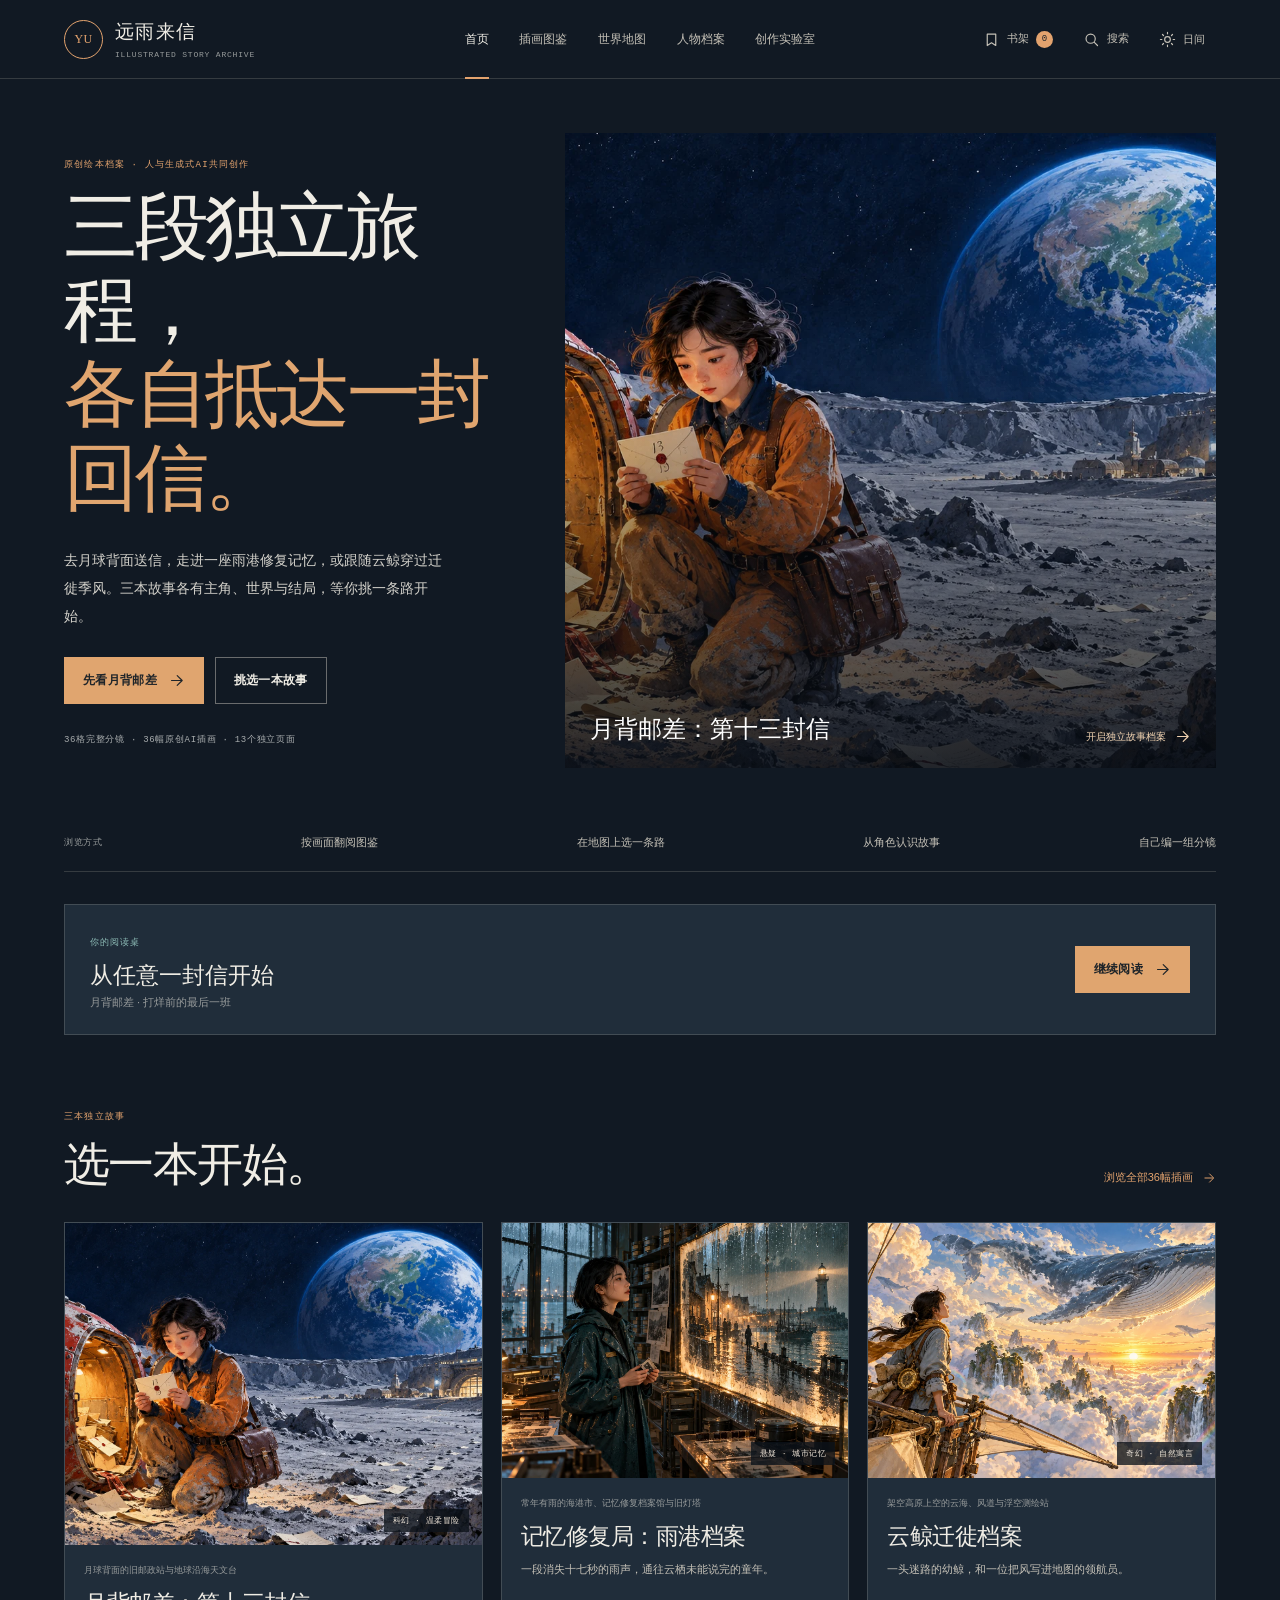
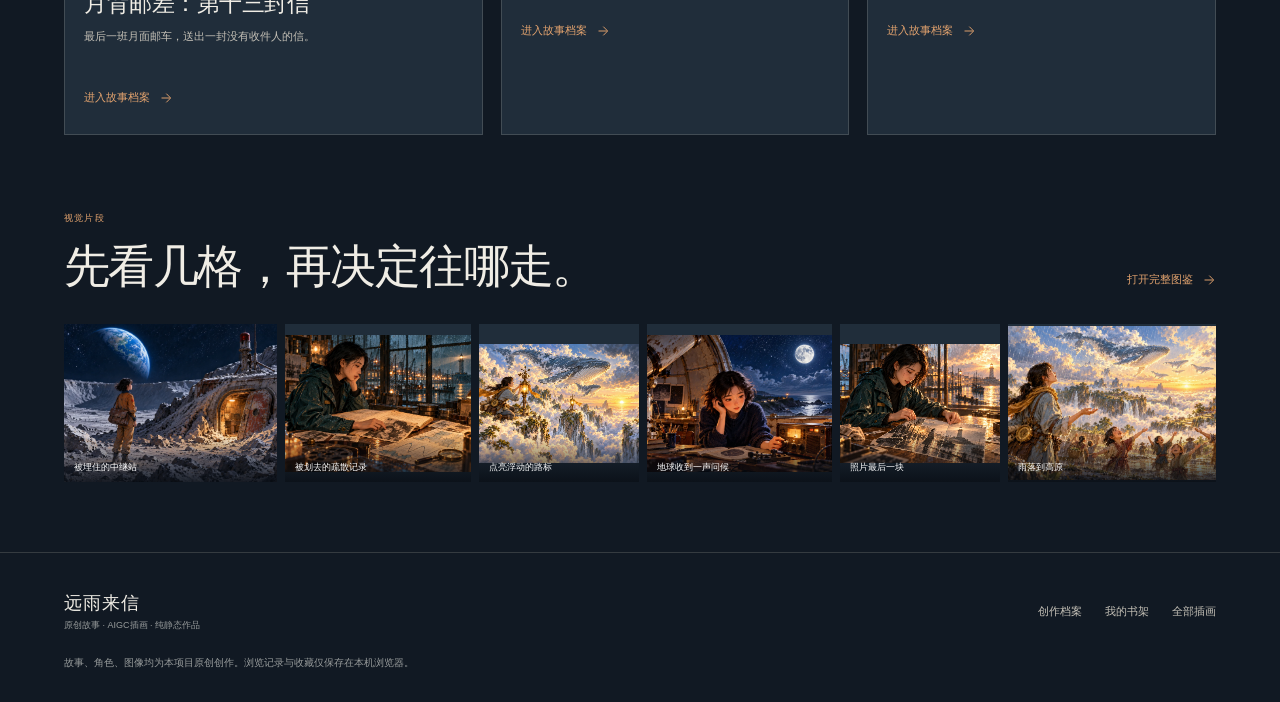
<file: index.html>
<!doctype html>
<html lang="zh-CN" data-theme="night">
<head>
  <meta charset="utf-8">
  <meta name="viewport" content="width=device-width, initial-scale=1">
  <meta name="theme-color" content="#101927">
  <meta name="description" content="三本独立的原创AIGC插画故事，包含36幅本地插画、互动分镜阅读、世界地图与创作工具。">
  <title>远雨来信 · AIGC故事与分镜档案</title>
  <link rel="stylesheet" href="styles.css">
  <script src="story-data.js" defer></script>
  <script src="app.js" defer></script>
</head>
<body data-page="home">
  <div id="app"></div>
</body>
</html>
</file>
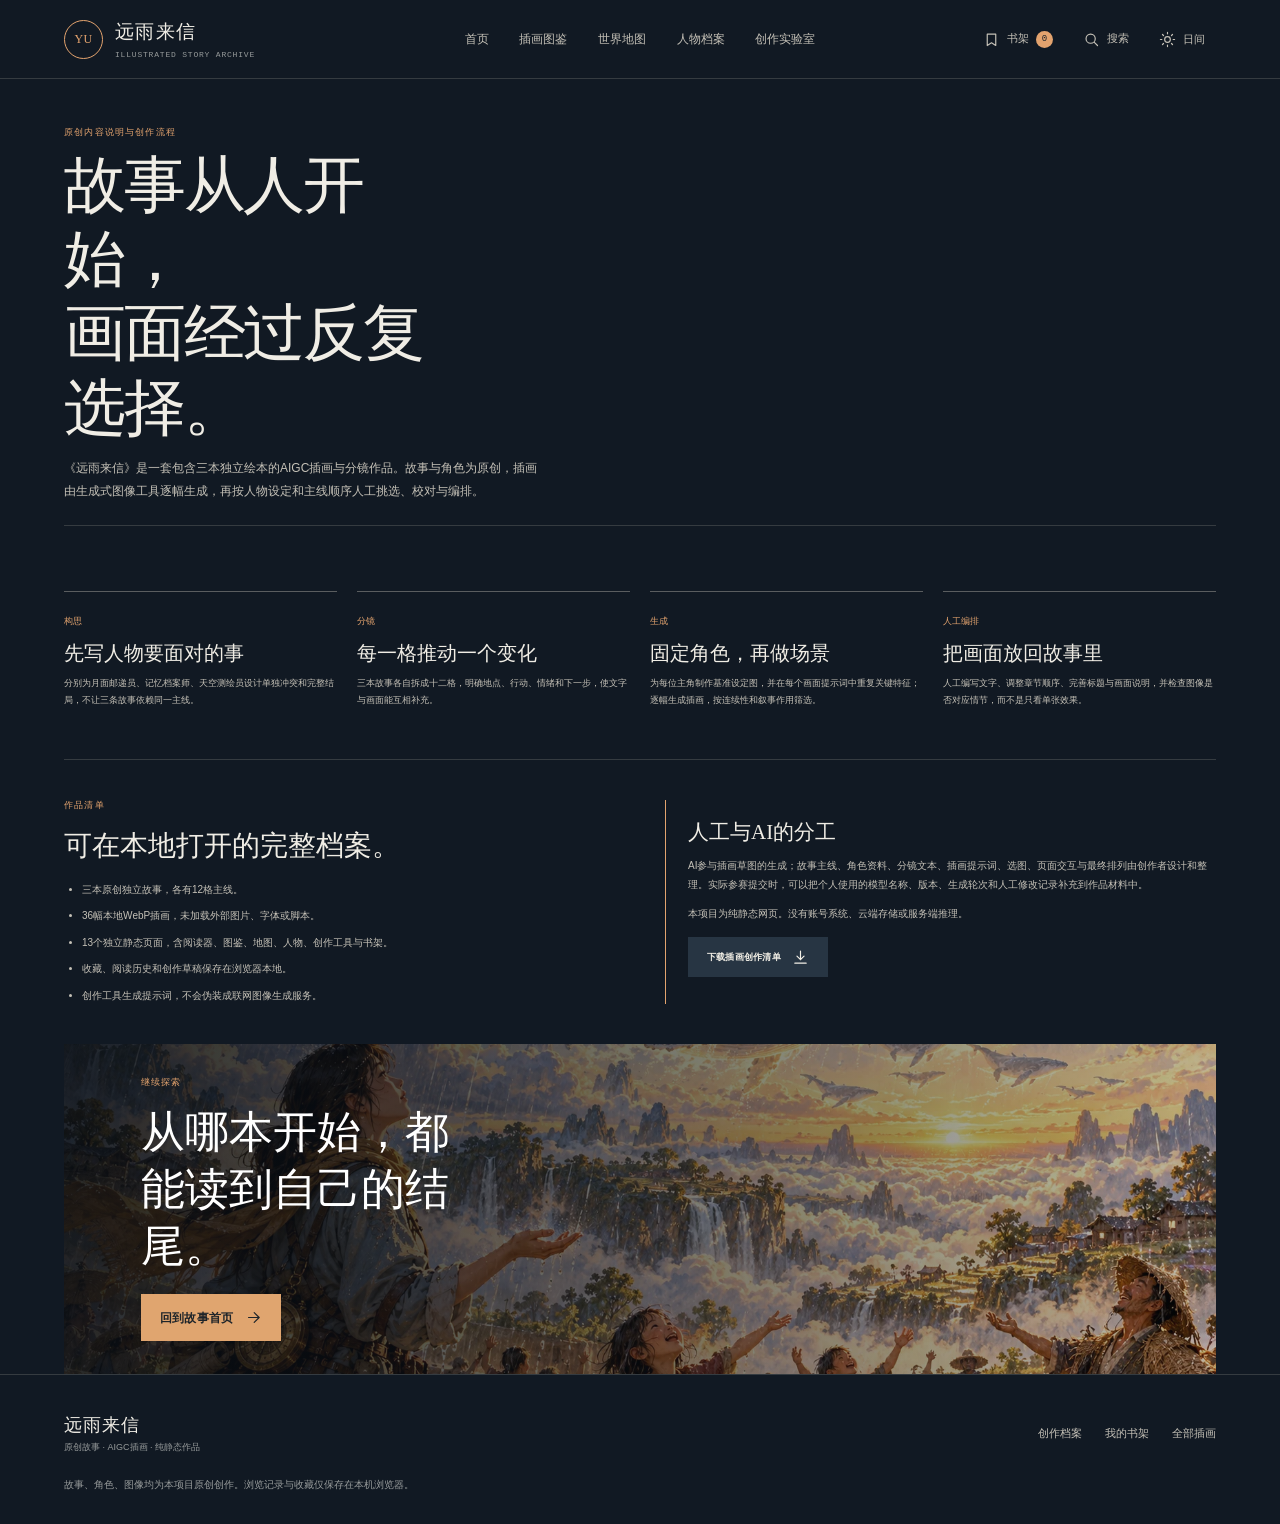
<file: about.html>
<!doctype html>
<html lang="zh-CN" data-theme="night">
<head>
  <meta charset="utf-8">
  <meta name="viewport" content="width=device-width, initial-scale=1">
  <meta name="theme-color" content="#101927">
  <meta name="description" content="三本独立的原创AIGC插画故事，包含36幅本地插画、互动分镜阅读、世界地图与创作工具。">
  <title>创作档案</title>
  <link rel="stylesheet" href="styles.css">
  <script src="story-data.js" defer></script>
  <script src="app.js" defer></script>
</head>
<body data-page="about">
  <div id="app"></div>
</body>
</html>
</file>
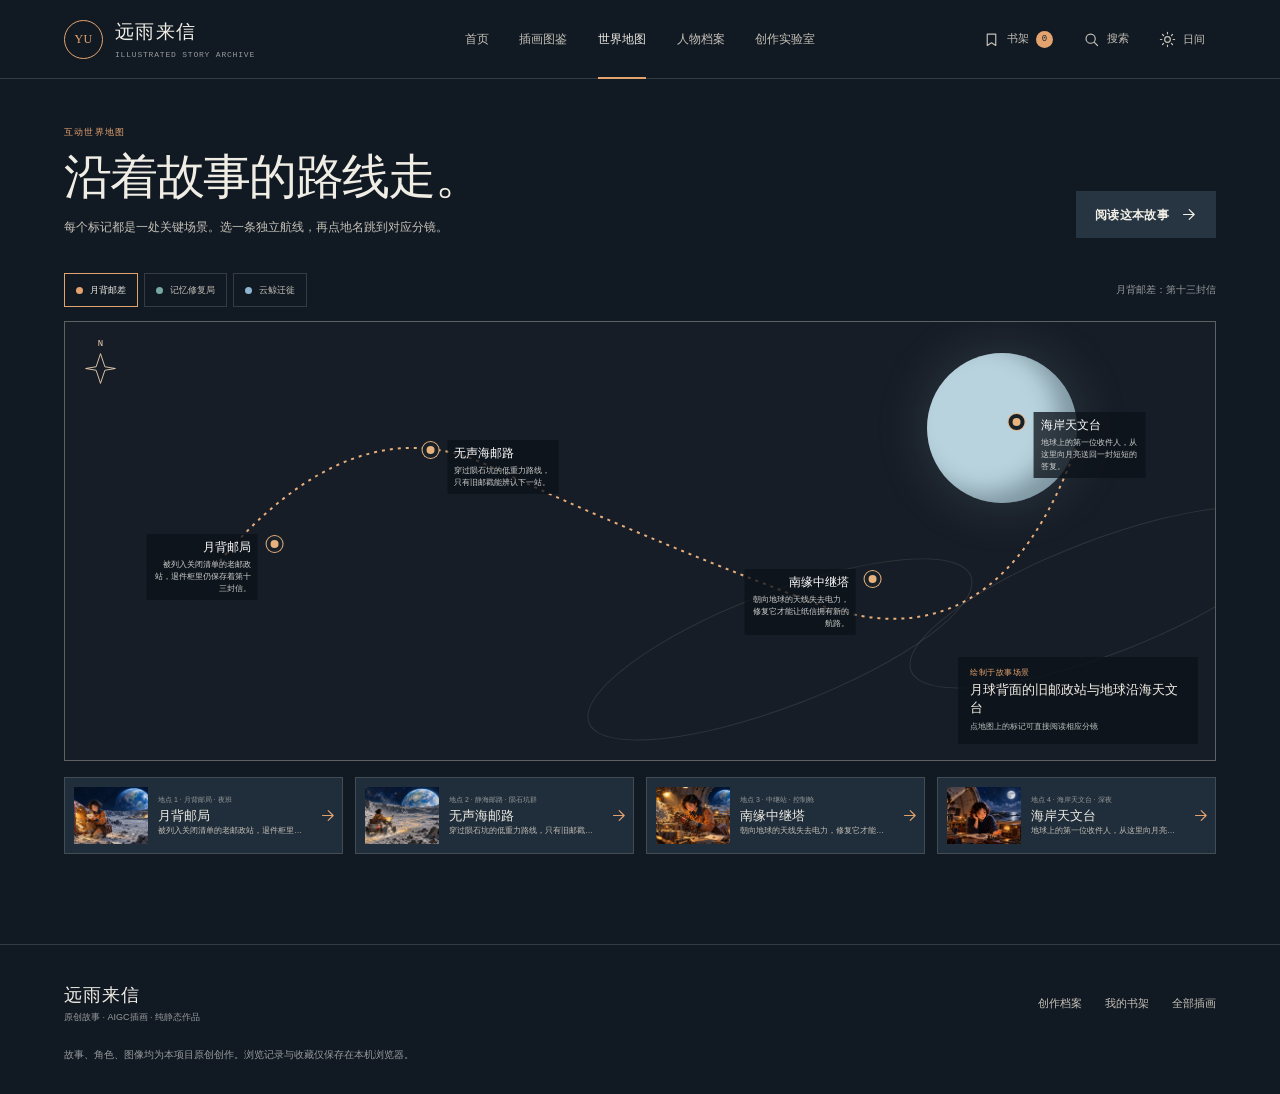
<file: atlas.html>
<!doctype html>
<html lang="zh-CN" data-theme="night">
<head>
  <meta charset="utf-8">
  <meta name="viewport" content="width=device-width, initial-scale=1">
  <meta name="theme-color" content="#101927">
  <meta name="description" content="三本独立的原创AIGC插画故事，包含36幅本地插画、互动分镜阅读、世界地图与创作工具。">
  <title>故事世界地图</title>
  <link rel="stylesheet" href="styles.css">
  <script src="story-data.js" defer></script>
  <script src="app.js" defer></script>
</head>
<body data-page="atlas">
  <div id="app"></div>
</body>
</html>
</file>
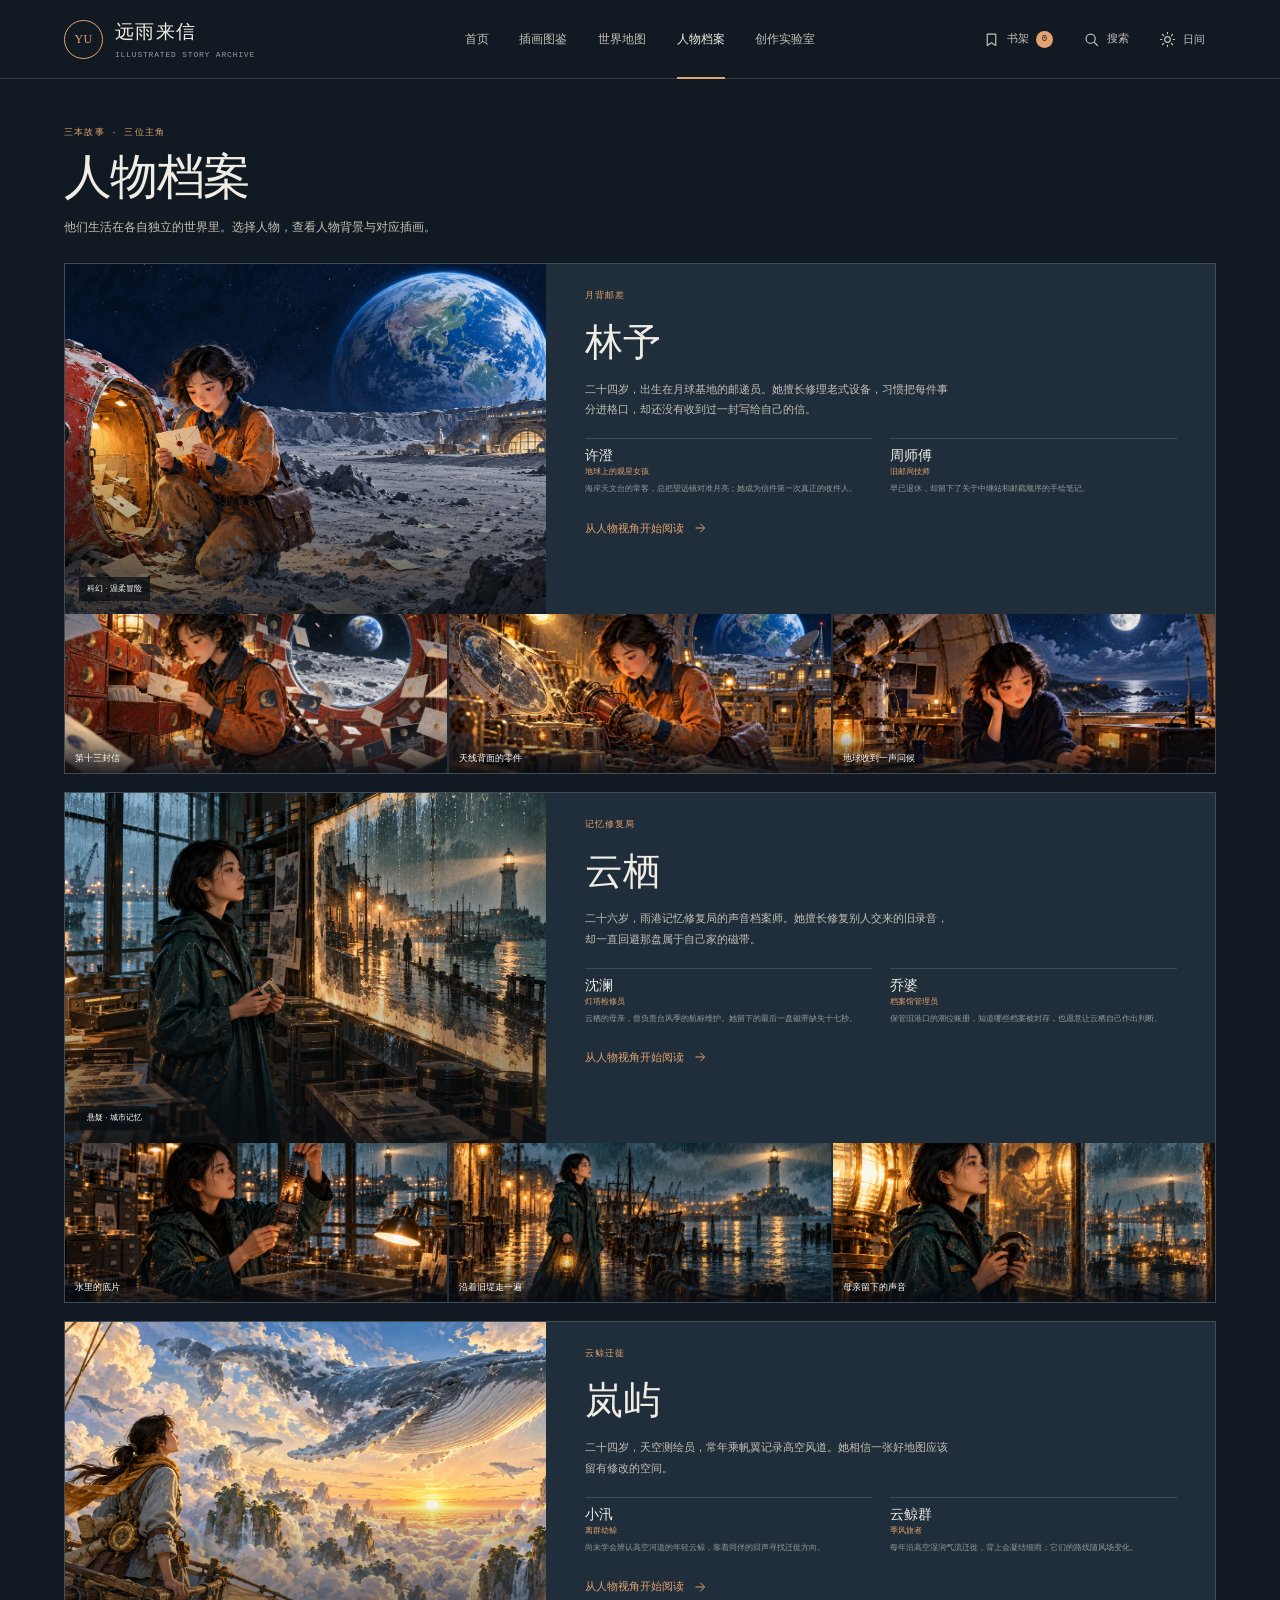
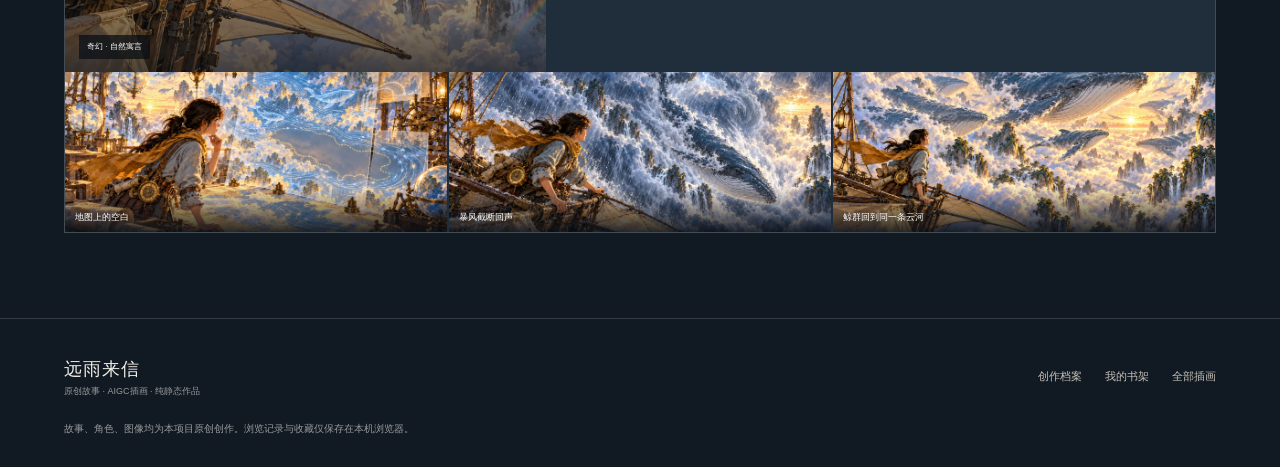
<file: characters.html>
<!doctype html>
<html lang="zh-CN" data-theme="night">
<head>
  <meta charset="utf-8">
  <meta name="viewport" content="width=device-width, initial-scale=1">
  <meta name="theme-color" content="#101927">
  <meta name="description" content="三本独立的原创AIGC插画故事，包含36幅本地插画、互动分镜阅读、世界地图与创作工具。">
  <title>角色档案</title>
  <link rel="stylesheet" href="styles.css">
  <script src="story-data.js" defer></script>
  <script src="app.js" defer></script>
</head>
<body data-page="characters">
  <div id="app"></div>
</body>
</html>
</file>
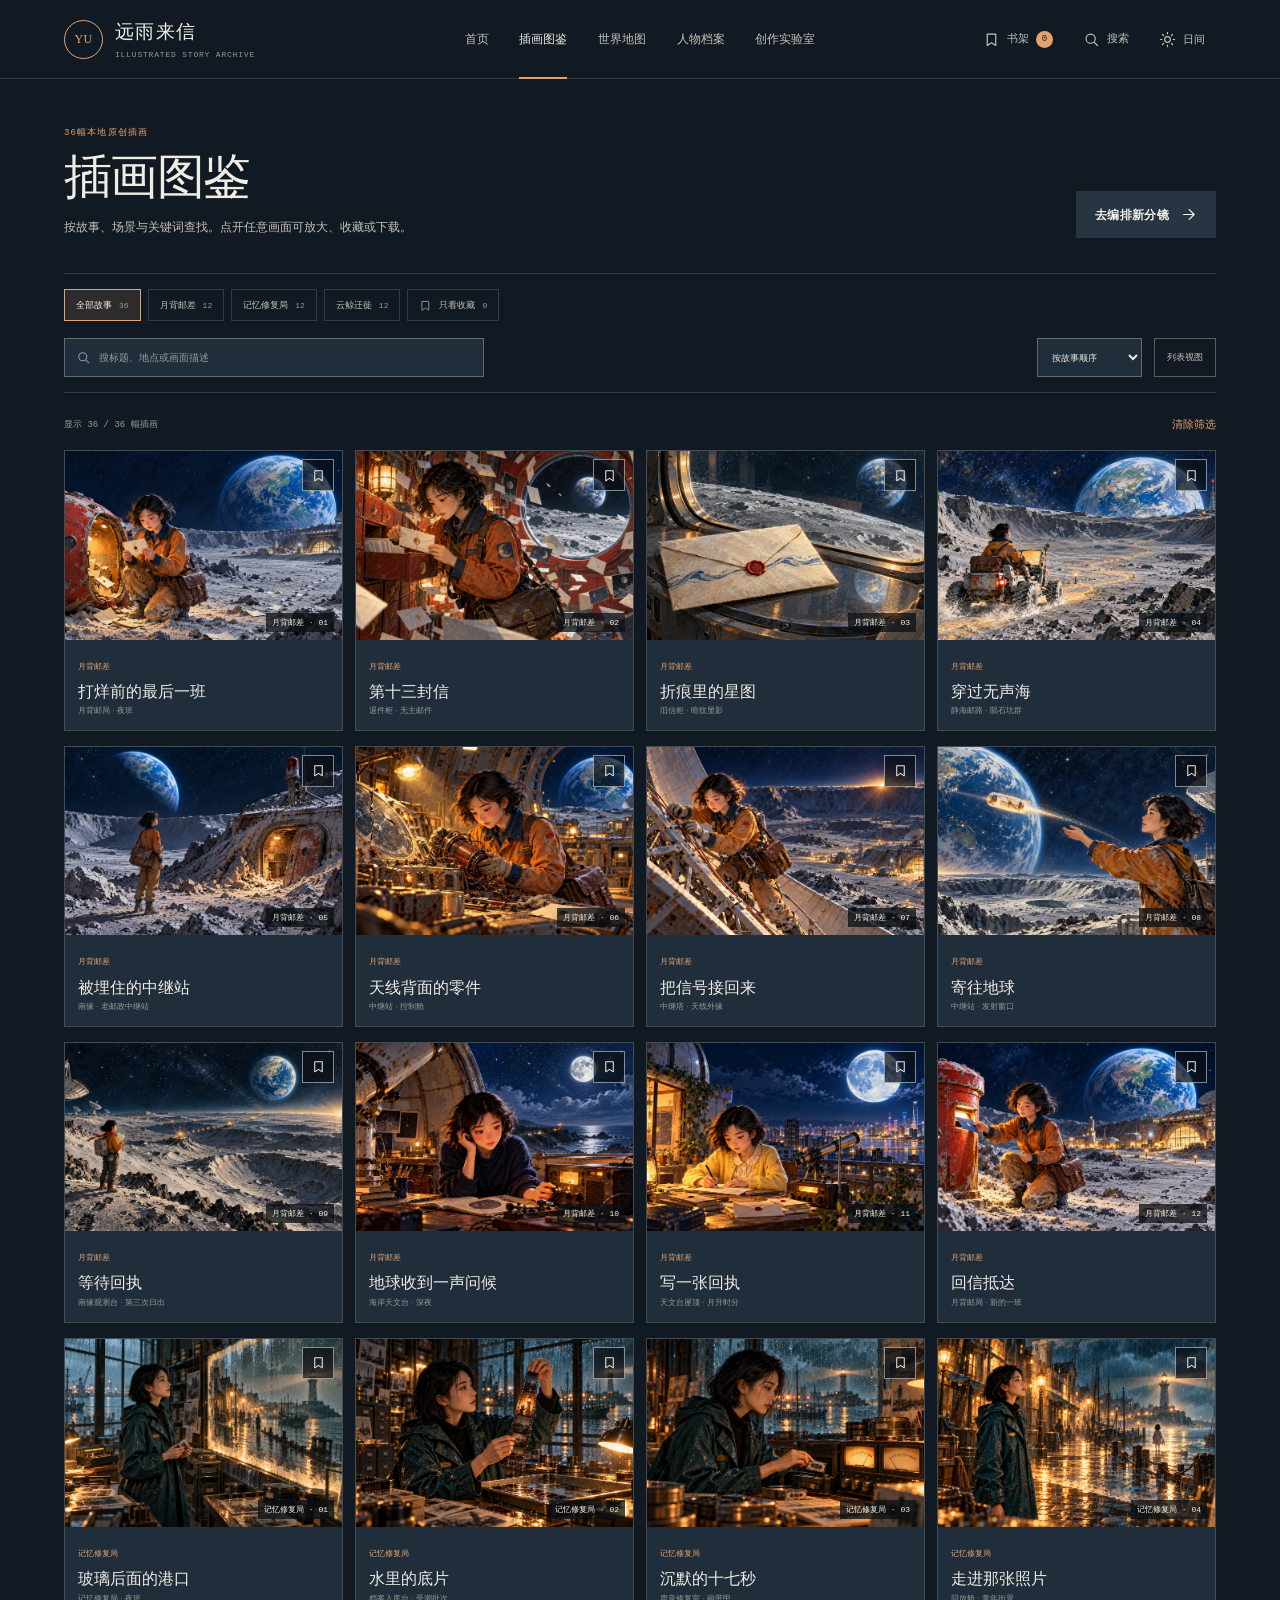
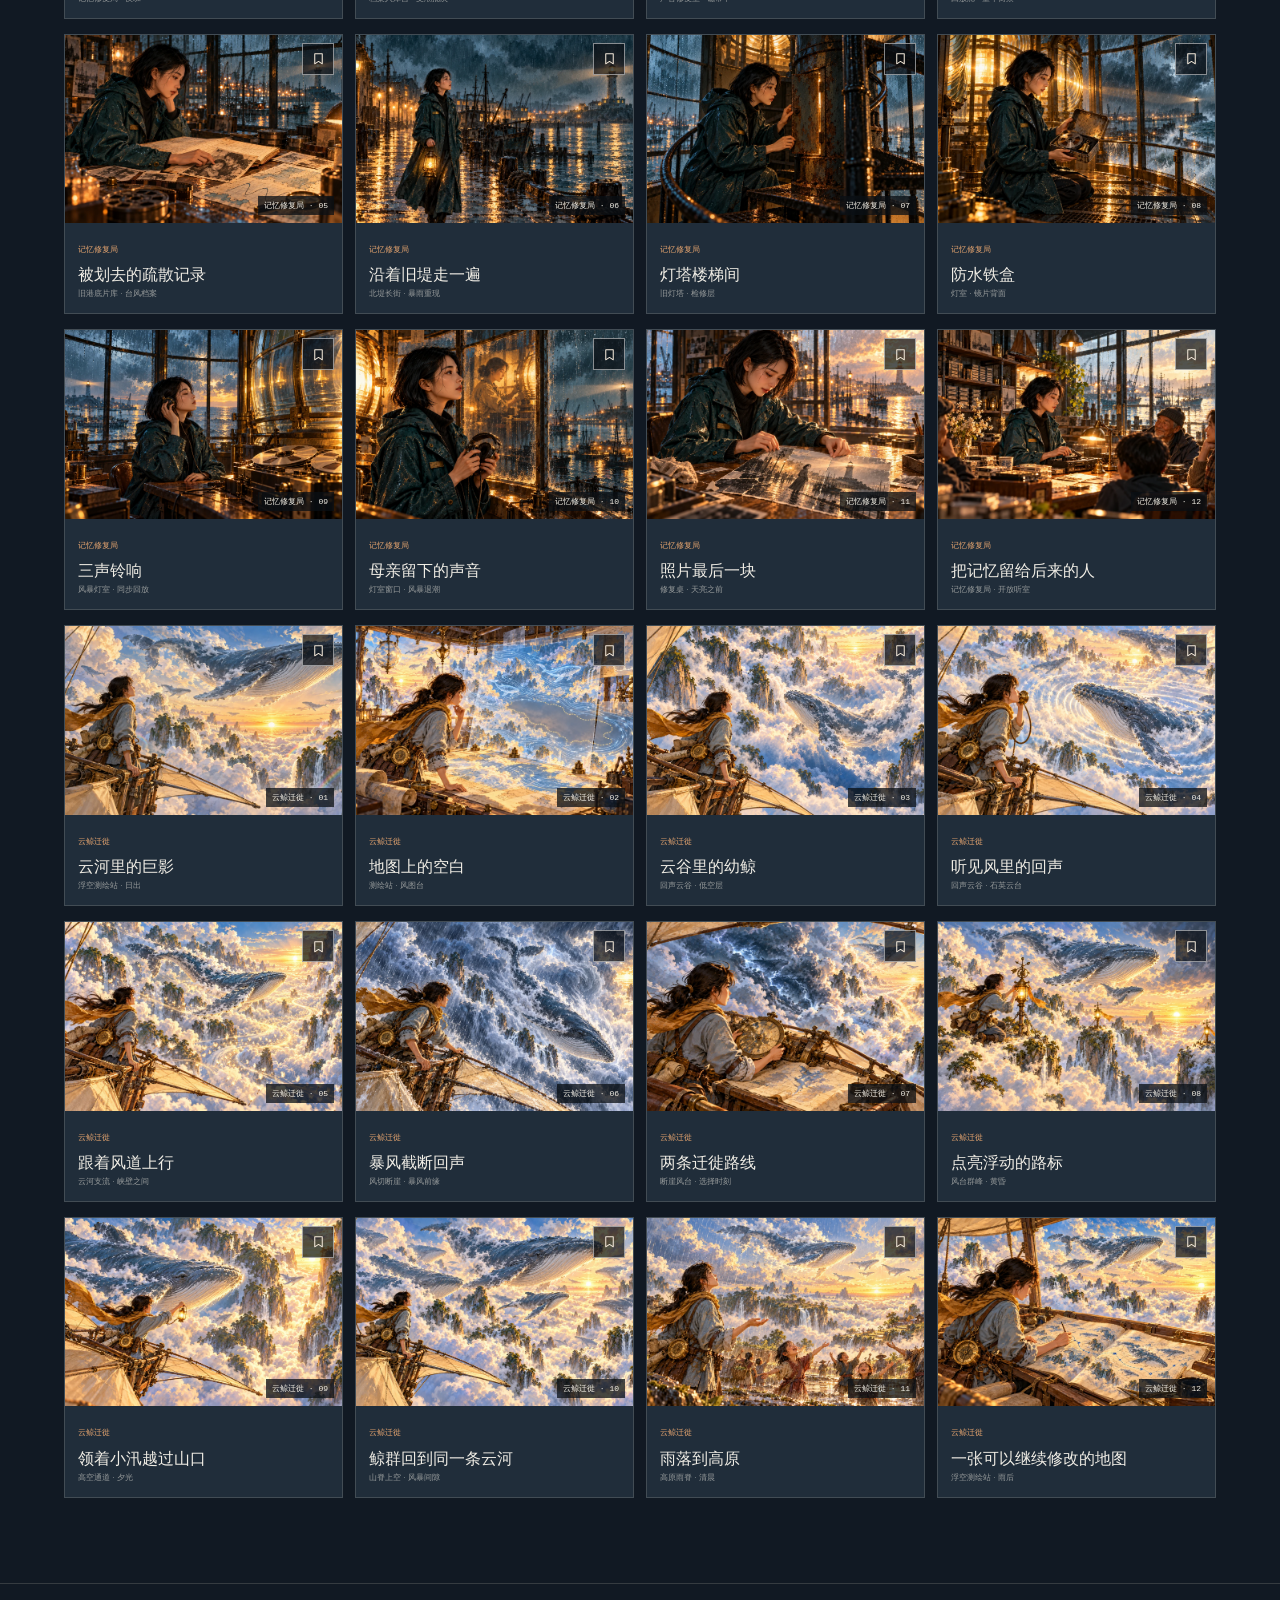
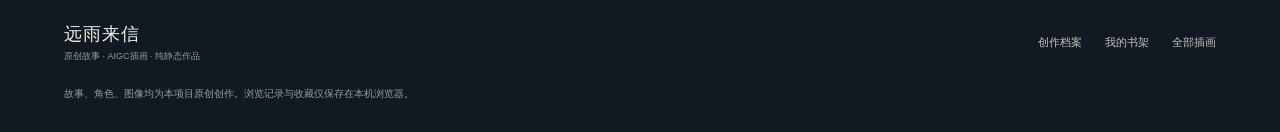
<file: gallery.html>
<!doctype html>
<html lang="zh-CN" data-theme="night">
<head>
  <meta charset="utf-8">
  <meta name="viewport" content="width=device-width, initial-scale=1">
  <meta name="theme-color" content="#101927">
  <meta name="description" content="三本独立的原创AIGC插画故事，包含36幅本地插画、互动分镜阅读、世界地图与创作工具。">
  <title>插画图鉴</title>
  <link rel="stylesheet" href="styles.css">
  <script src="story-data.js" defer></script>
  <script src="app.js" defer></script>
</head>
<body data-page="gallery">
  <div id="app"></div>
</body>
</html>
</file>
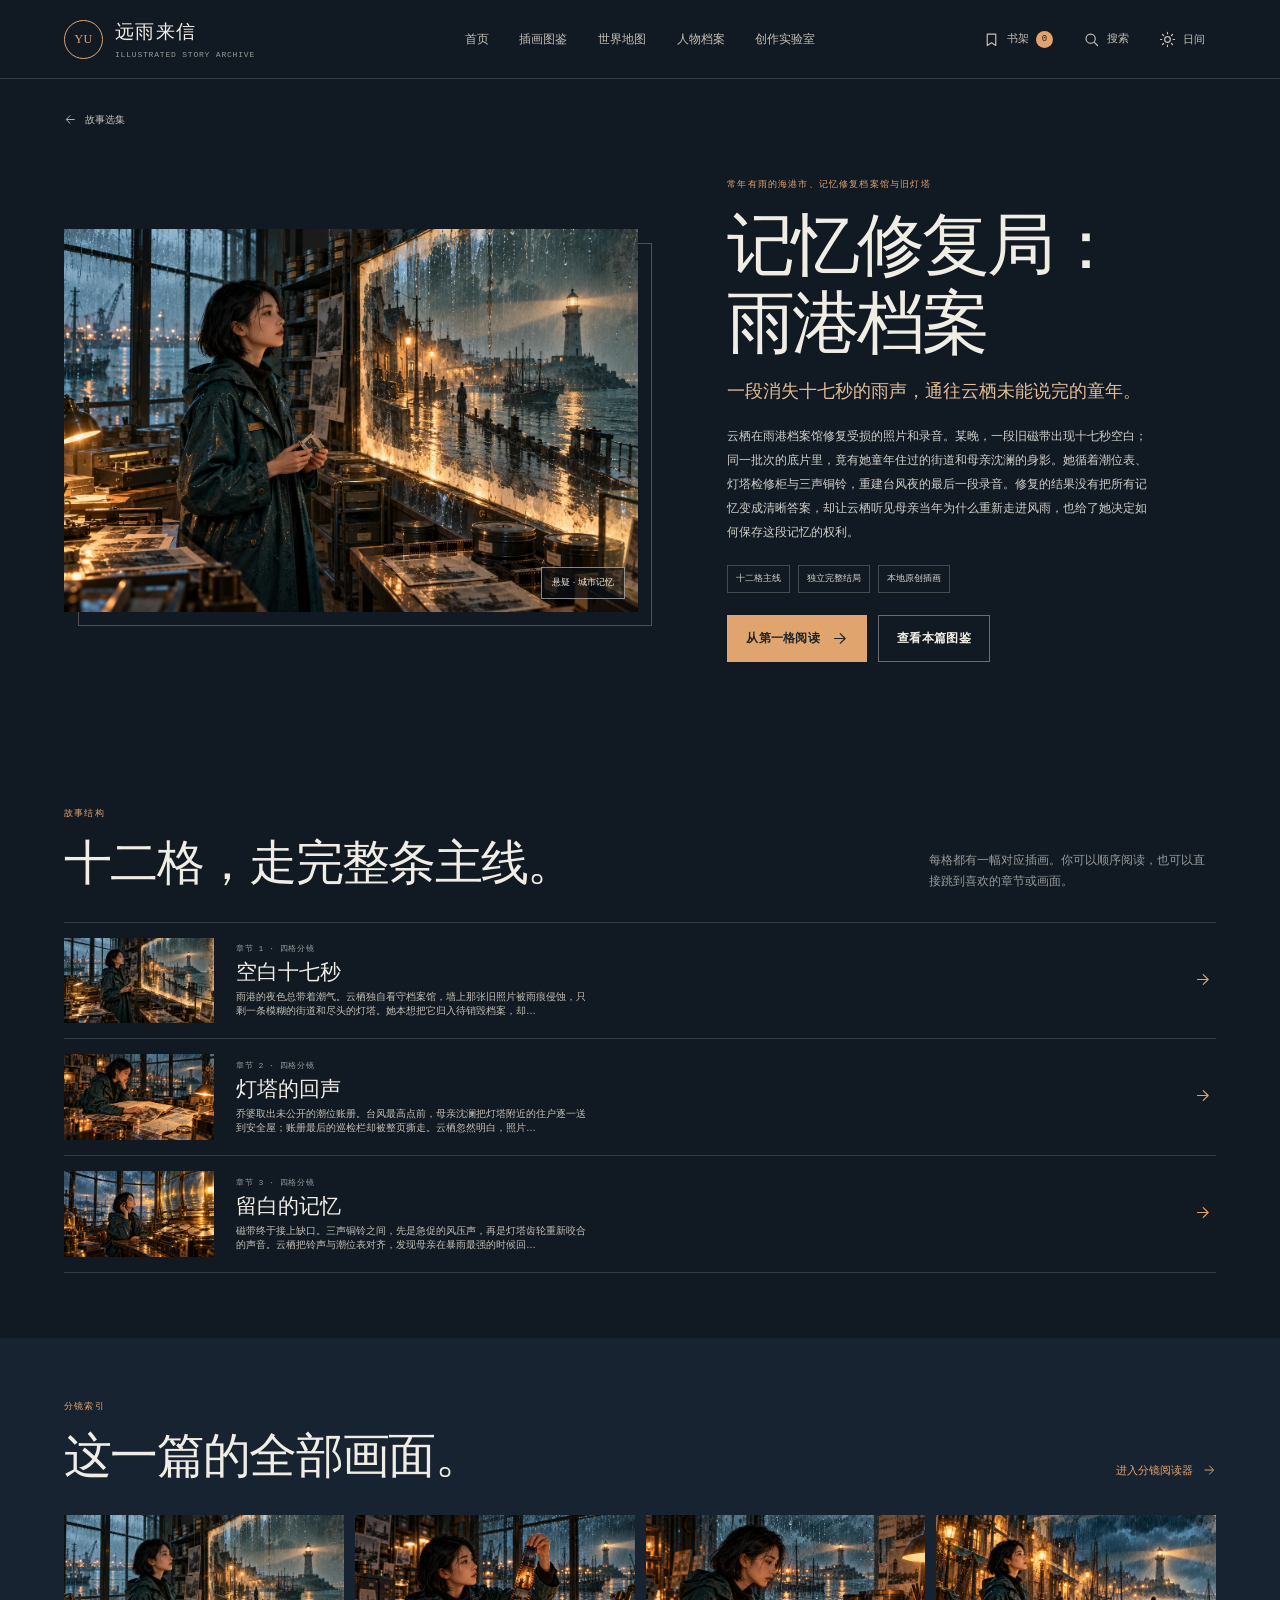
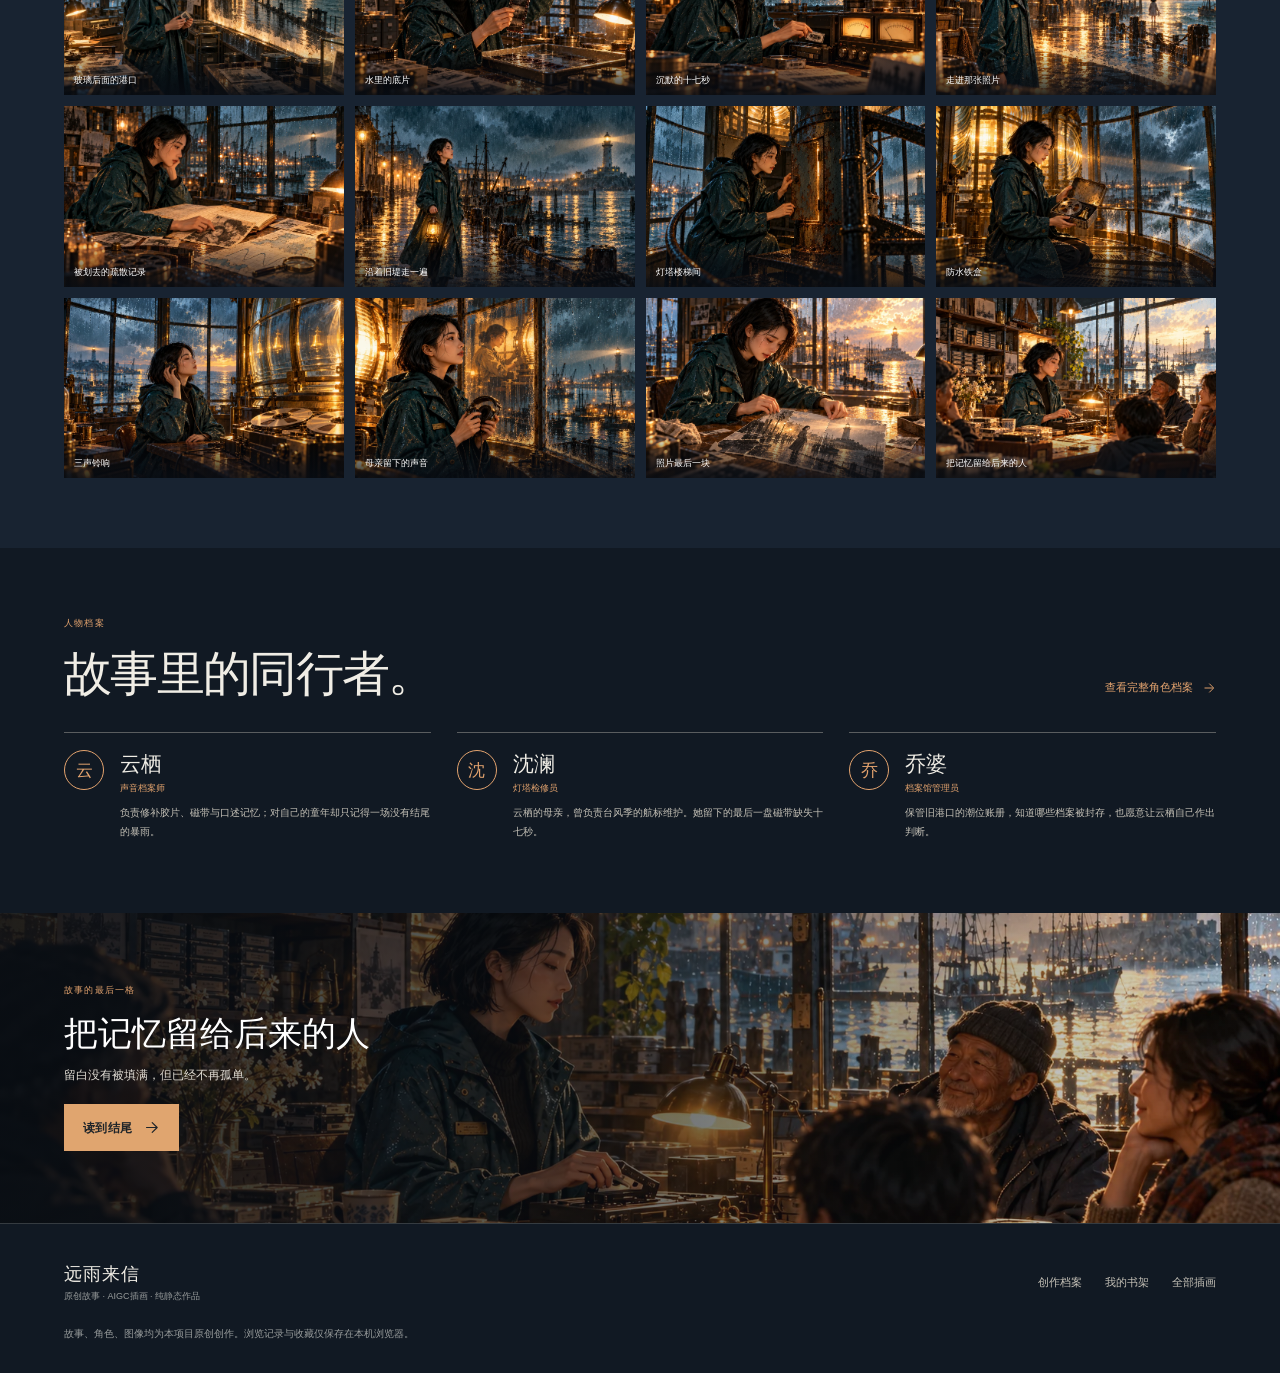
<file: harbor.html>
<!doctype html>
<html lang="zh-CN" data-theme="night">
<head>
  <meta charset="utf-8">
  <meta name="viewport" content="width=device-width, initial-scale=1">
  <meta name="theme-color" content="#101927">
  <meta name="description" content="三本独立的原创AIGC插画故事，包含36幅本地插画、互动分镜阅读、世界地图与创作工具。">
  <title>记忆修复局：雨港档案</title>
  <link rel="stylesheet" href="styles.css">
  <script src="story-data.js" defer></script>
  <script src="app.js" defer></script>
</head>
<body data-page="story" data-story="harbor">
  <div id="app"></div>
</body>
</html>
</file>
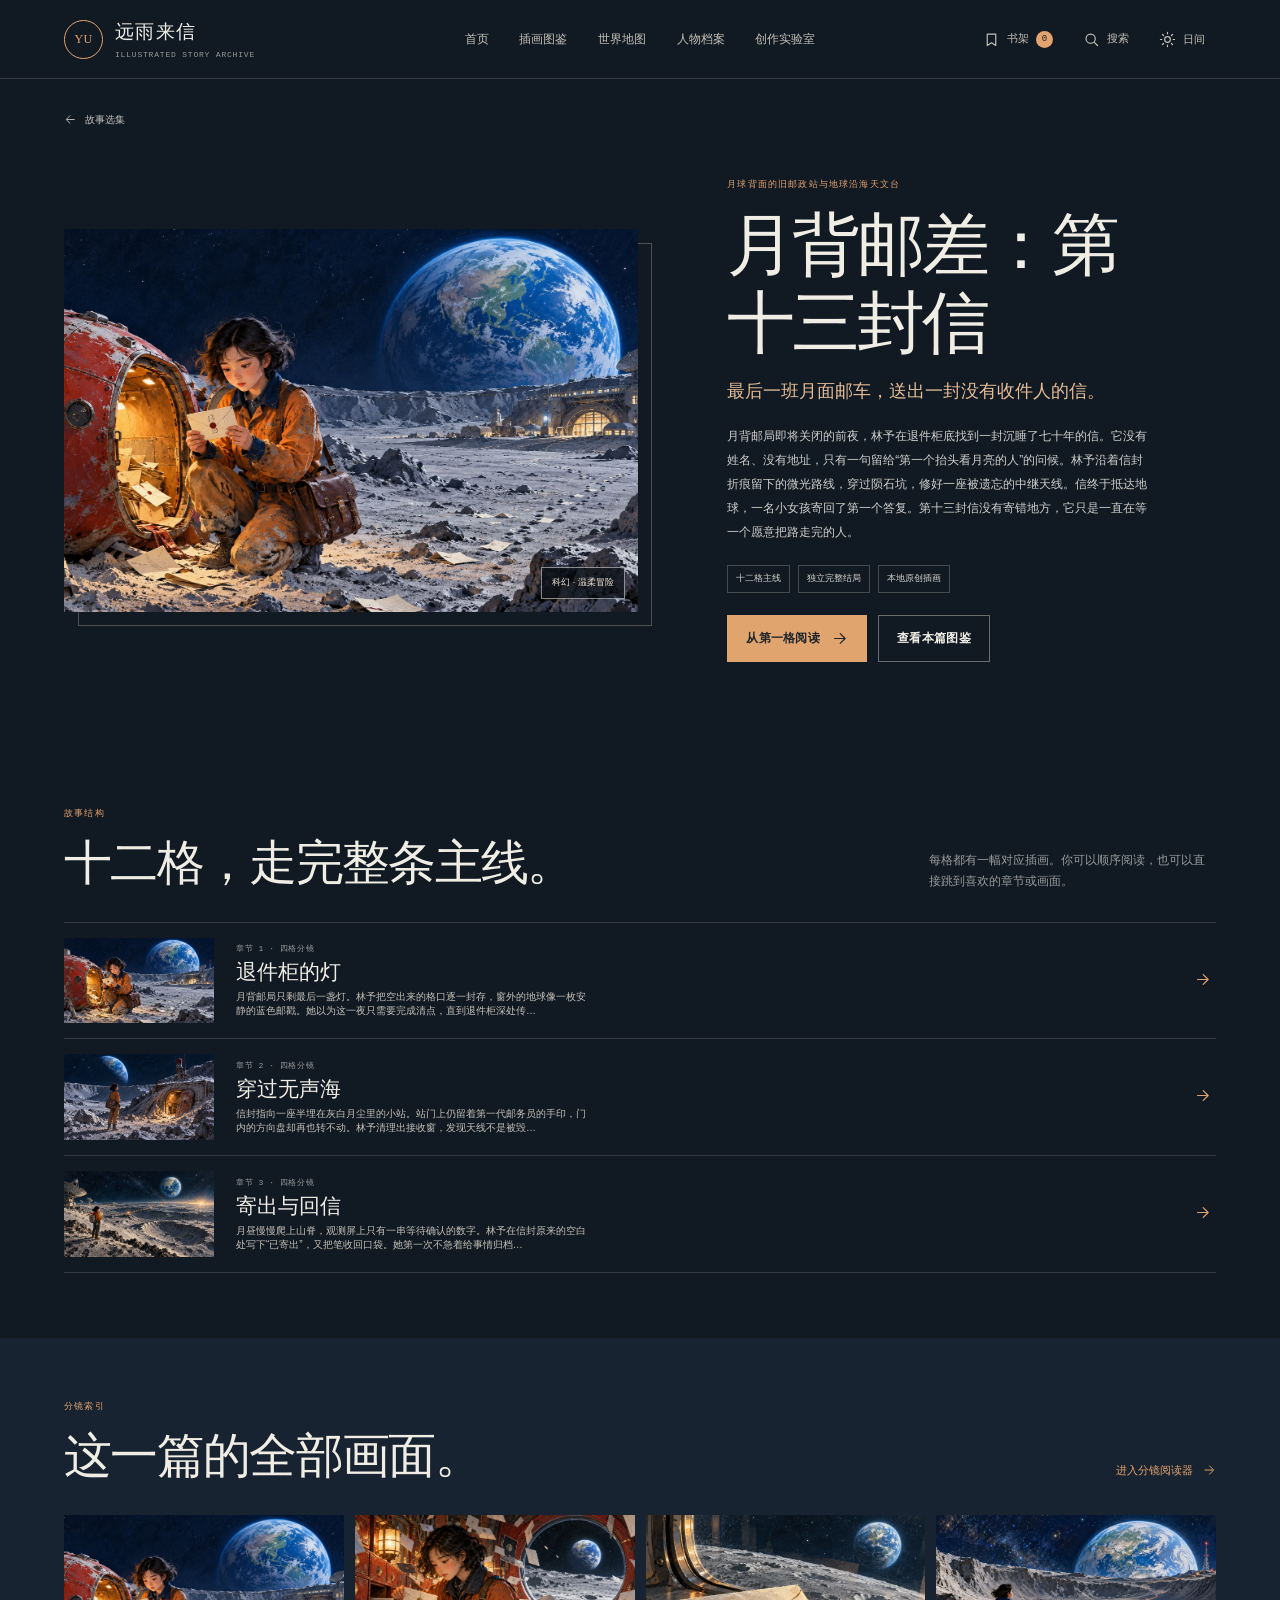
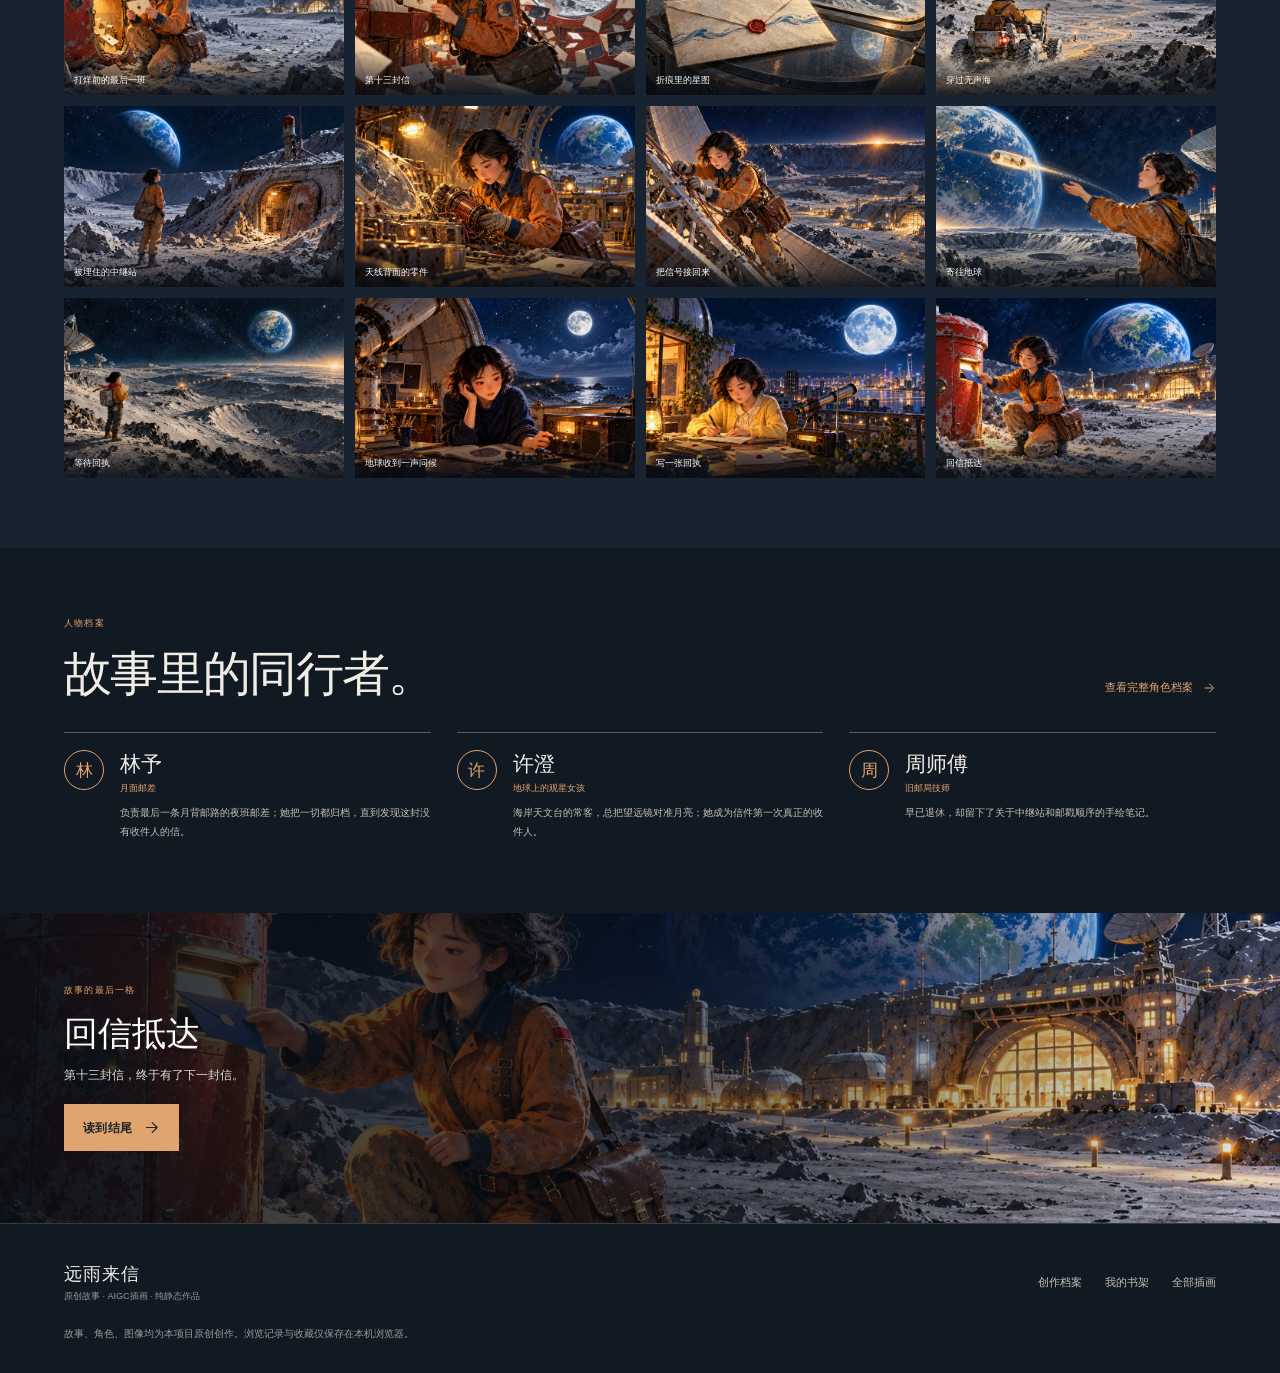
<file: moon.html>
<!doctype html>
<html lang="zh-CN" data-theme="night">
<head>
  <meta charset="utf-8">
  <meta name="viewport" content="width=device-width, initial-scale=1">
  <meta name="theme-color" content="#101927">
  <meta name="description" content="三本独立的原创AIGC插画故事，包含36幅本地插画、互动分镜阅读、世界地图与创作工具。">
  <title>月背邮差：第十三封信</title>
  <link rel="stylesheet" href="styles.css">
  <script src="story-data.js" defer></script>
  <script src="app.js" defer></script>
</head>
<body data-page="story" data-story="moon">
  <div id="app"></div>
</body>
</html>
</file>
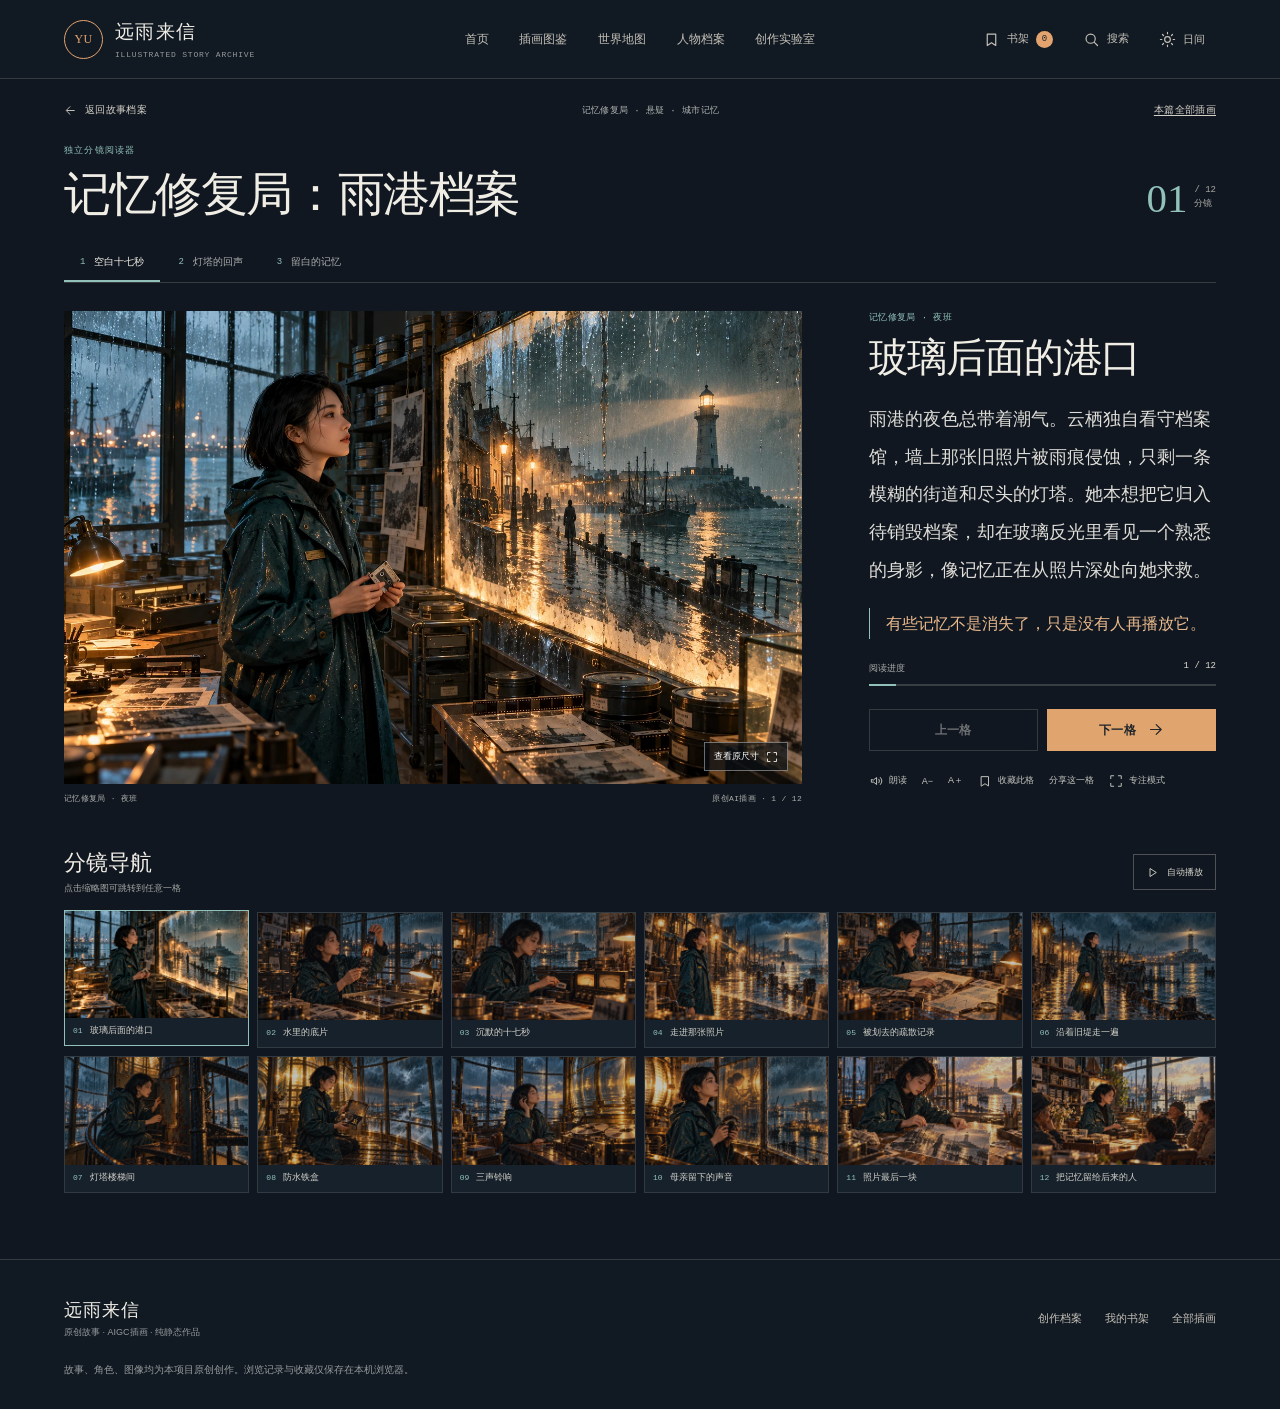
<file: read-harbor.html>
<!doctype html>
<html lang="zh-CN" data-theme="night">
<head>
  <meta charset="utf-8">
  <meta name="viewport" content="width=device-width, initial-scale=1">
  <meta name="theme-color" content="#101927">
  <meta name="description" content="三本独立的原创AIGC插画故事，包含36幅本地插画、互动分镜阅读、世界地图与创作工具。">
  <title>阅读记忆修复局</title>
  <link rel="stylesheet" href="styles.css">
  <script src="story-data.js" defer></script>
  <script src="app.js" defer></script>
</head>
<body data-page="reader" data-story="harbor">
  <div id="app"></div>
</body>
</html>
</file>
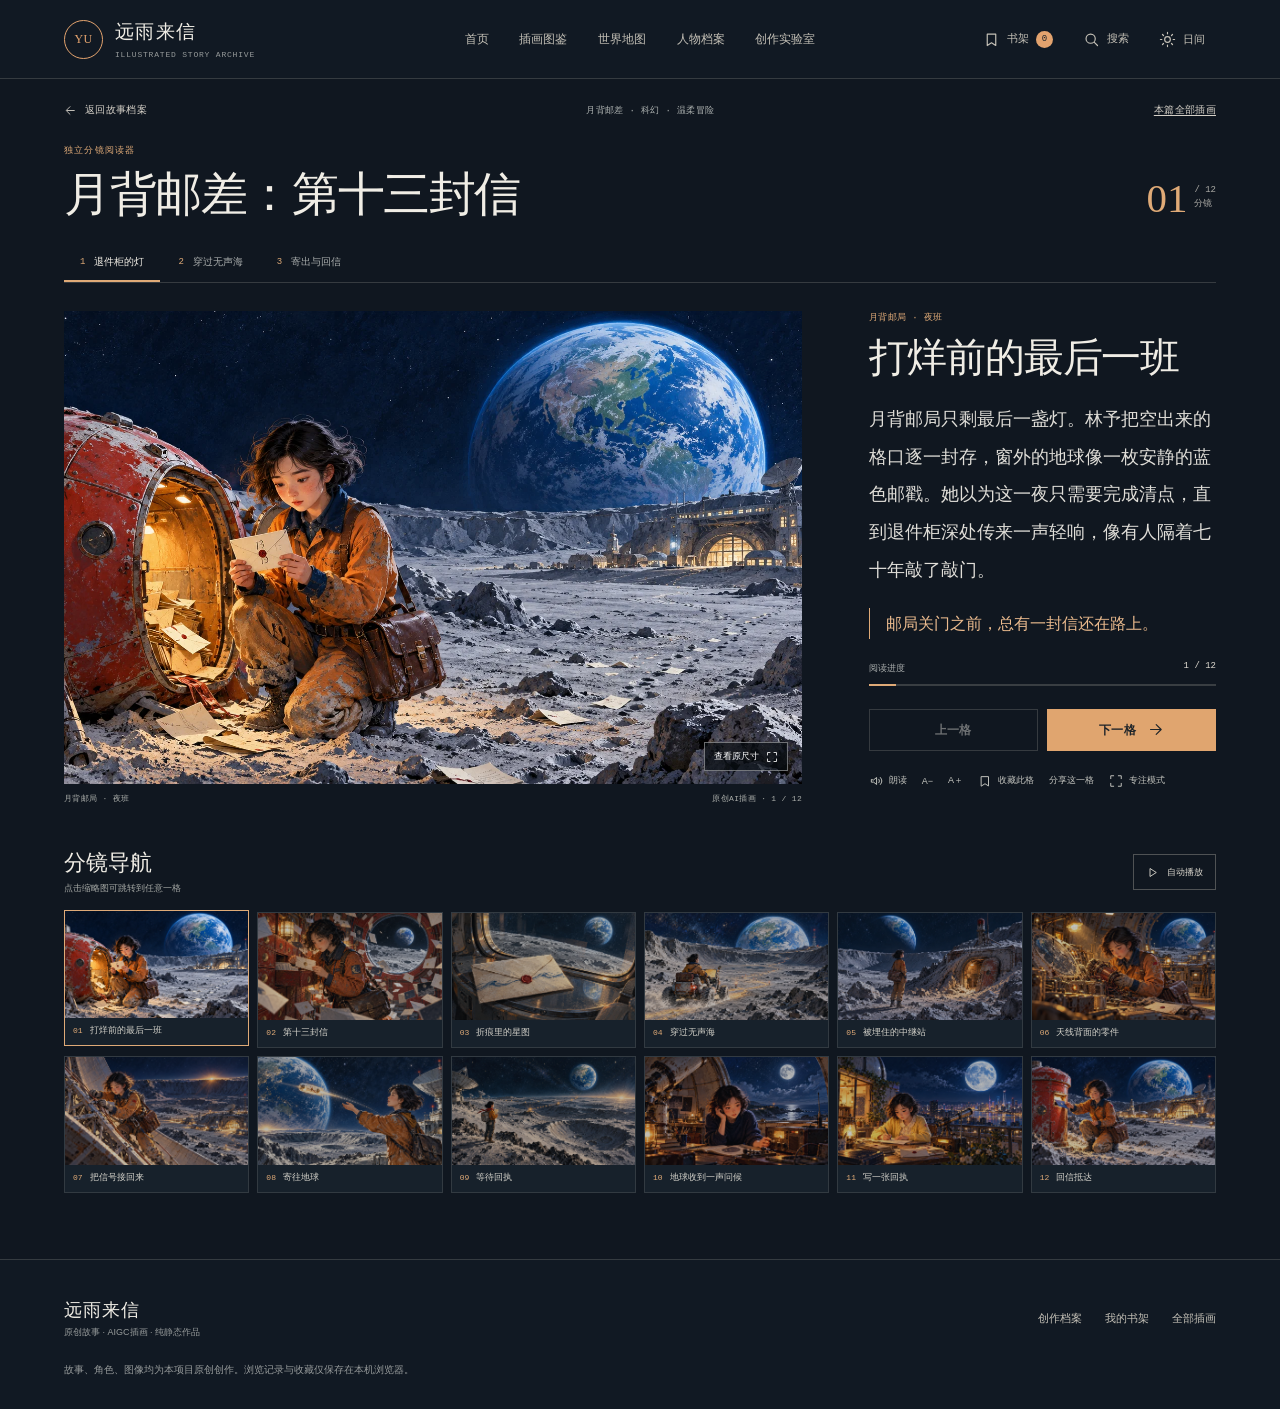
<file: read-moon.html>
<!doctype html>
<html lang="zh-CN" data-theme="night">
<head>
  <meta charset="utf-8">
  <meta name="viewport" content="width=device-width, initial-scale=1">
  <meta name="theme-color" content="#101927">
  <meta name="description" content="三本独立的原创AIGC插画故事，包含36幅本地插画、互动分镜阅读、世界地图与创作工具。">
  <title>阅读月背邮差</title>
  <link rel="stylesheet" href="styles.css">
  <script src="story-data.js" defer></script>
  <script src="app.js" defer></script>
</head>
<body data-page="reader" data-story="moon">
  <div id="app"></div>
</body>
</html>
</file>
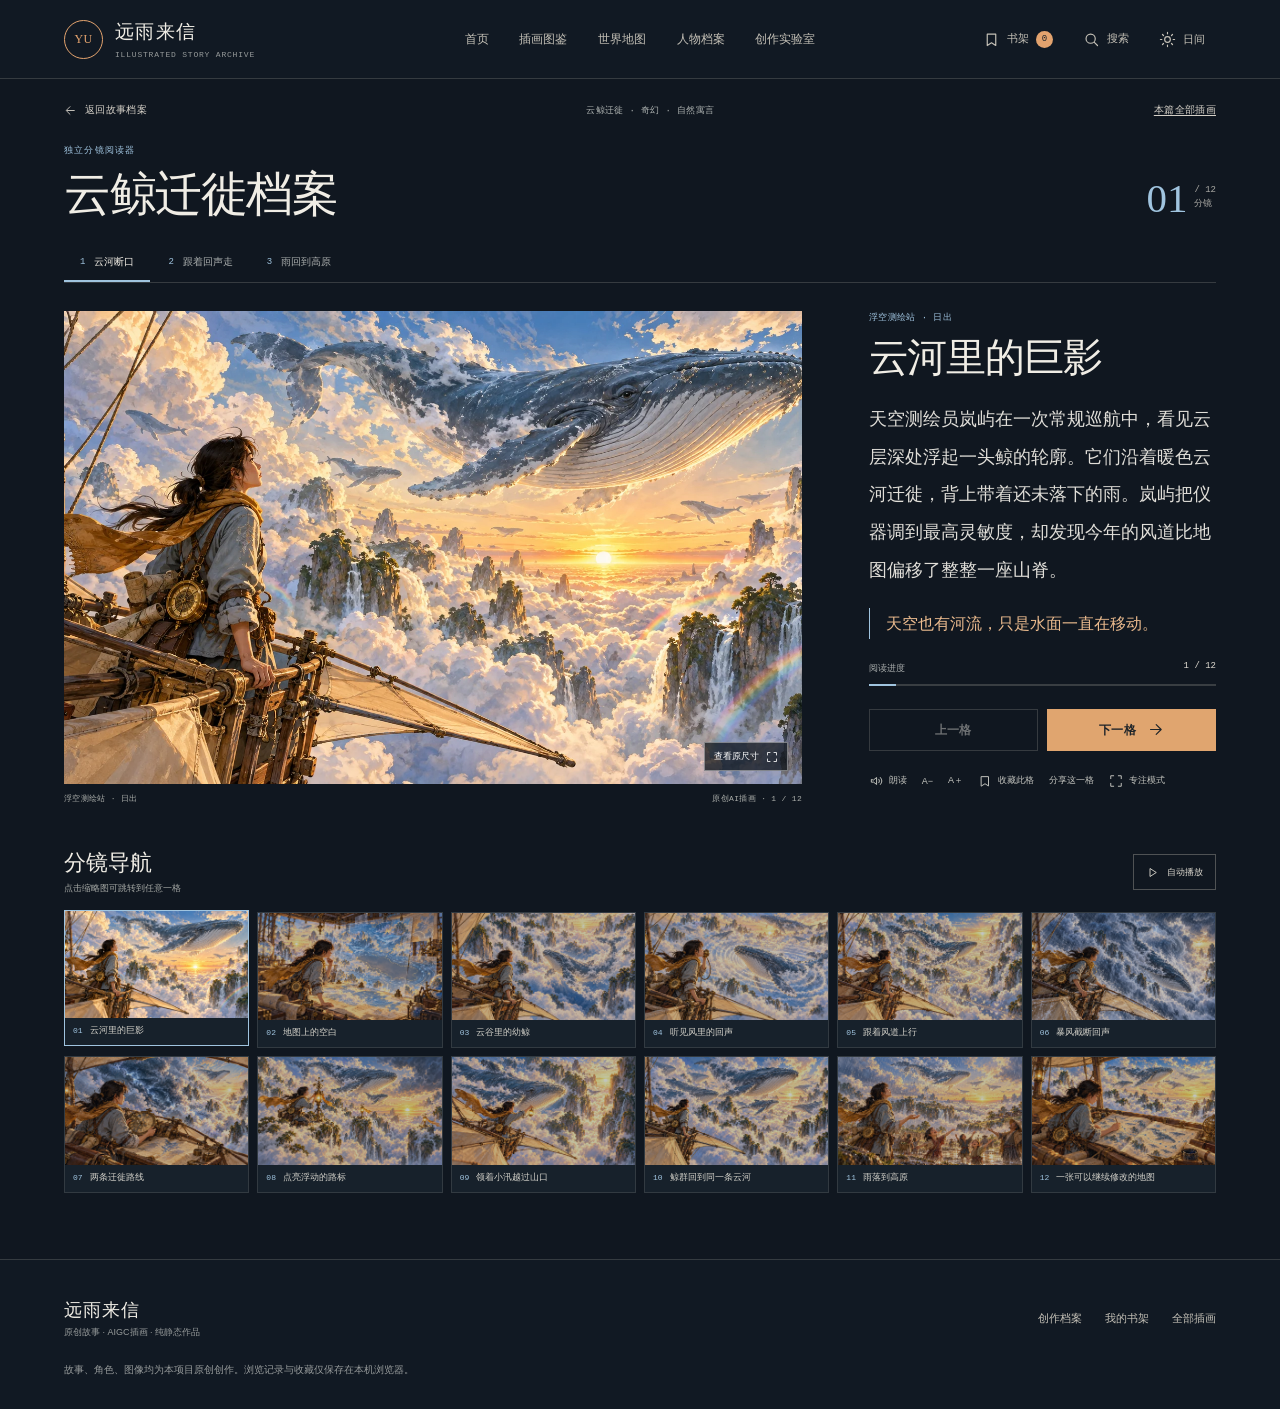
<file: read-whales.html>
<!doctype html>
<html lang="zh-CN" data-theme="night">
<head>
  <meta charset="utf-8">
  <meta name="viewport" content="width=device-width, initial-scale=1">
  <meta name="theme-color" content="#101927">
  <meta name="description" content="三本独立的原创AIGC插画故事，包含36幅本地插画、互动分镜阅读、世界地图与创作工具。">
  <title>阅读云鲸迁徙档案</title>
  <link rel="stylesheet" href="styles.css">
  <script src="story-data.js" defer></script>
  <script src="app.js" defer></script>
</head>
<body data-page="reader" data-story="whales">
  <div id="app"></div>
</body>
</html>
</file>
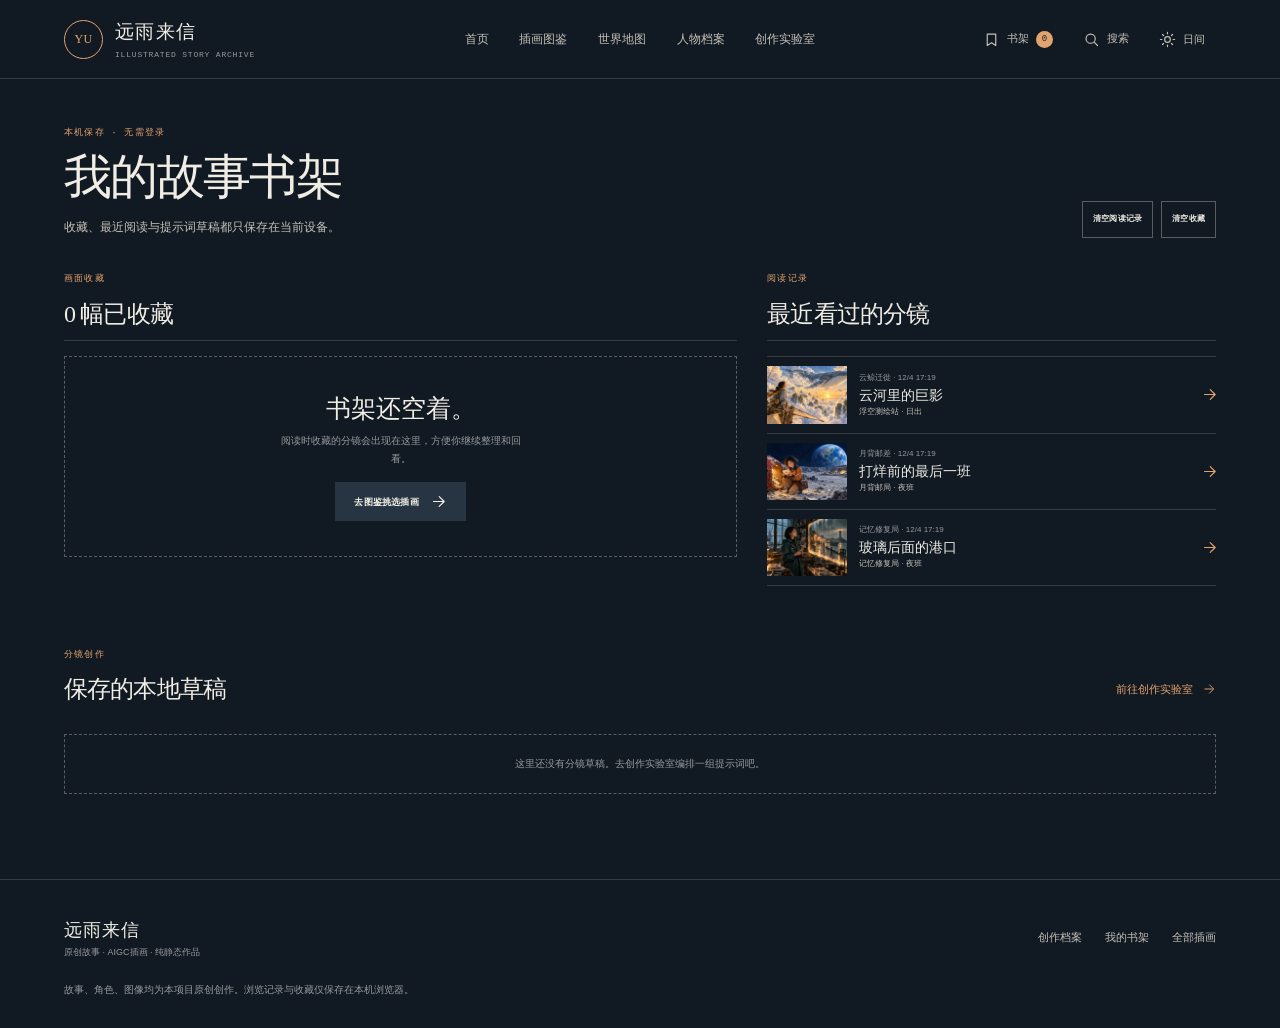
<file: shelf.html>
<!doctype html>
<html lang="zh-CN" data-theme="night">
<head>
  <meta charset="utf-8">
  <meta name="viewport" content="width=device-width, initial-scale=1">
  <meta name="theme-color" content="#101927">
  <meta name="description" content="三本独立的原创AIGC插画故事，包含36幅本地插画、互动分镜阅读、世界地图与创作工具。">
  <title>我的故事书架</title>
  <link rel="stylesheet" href="styles.css">
  <script src="story-data.js" defer></script>
  <script src="app.js" defer></script>
</head>
<body data-page="shelf">
  <div id="app"></div>
</body>
</html>
</file>
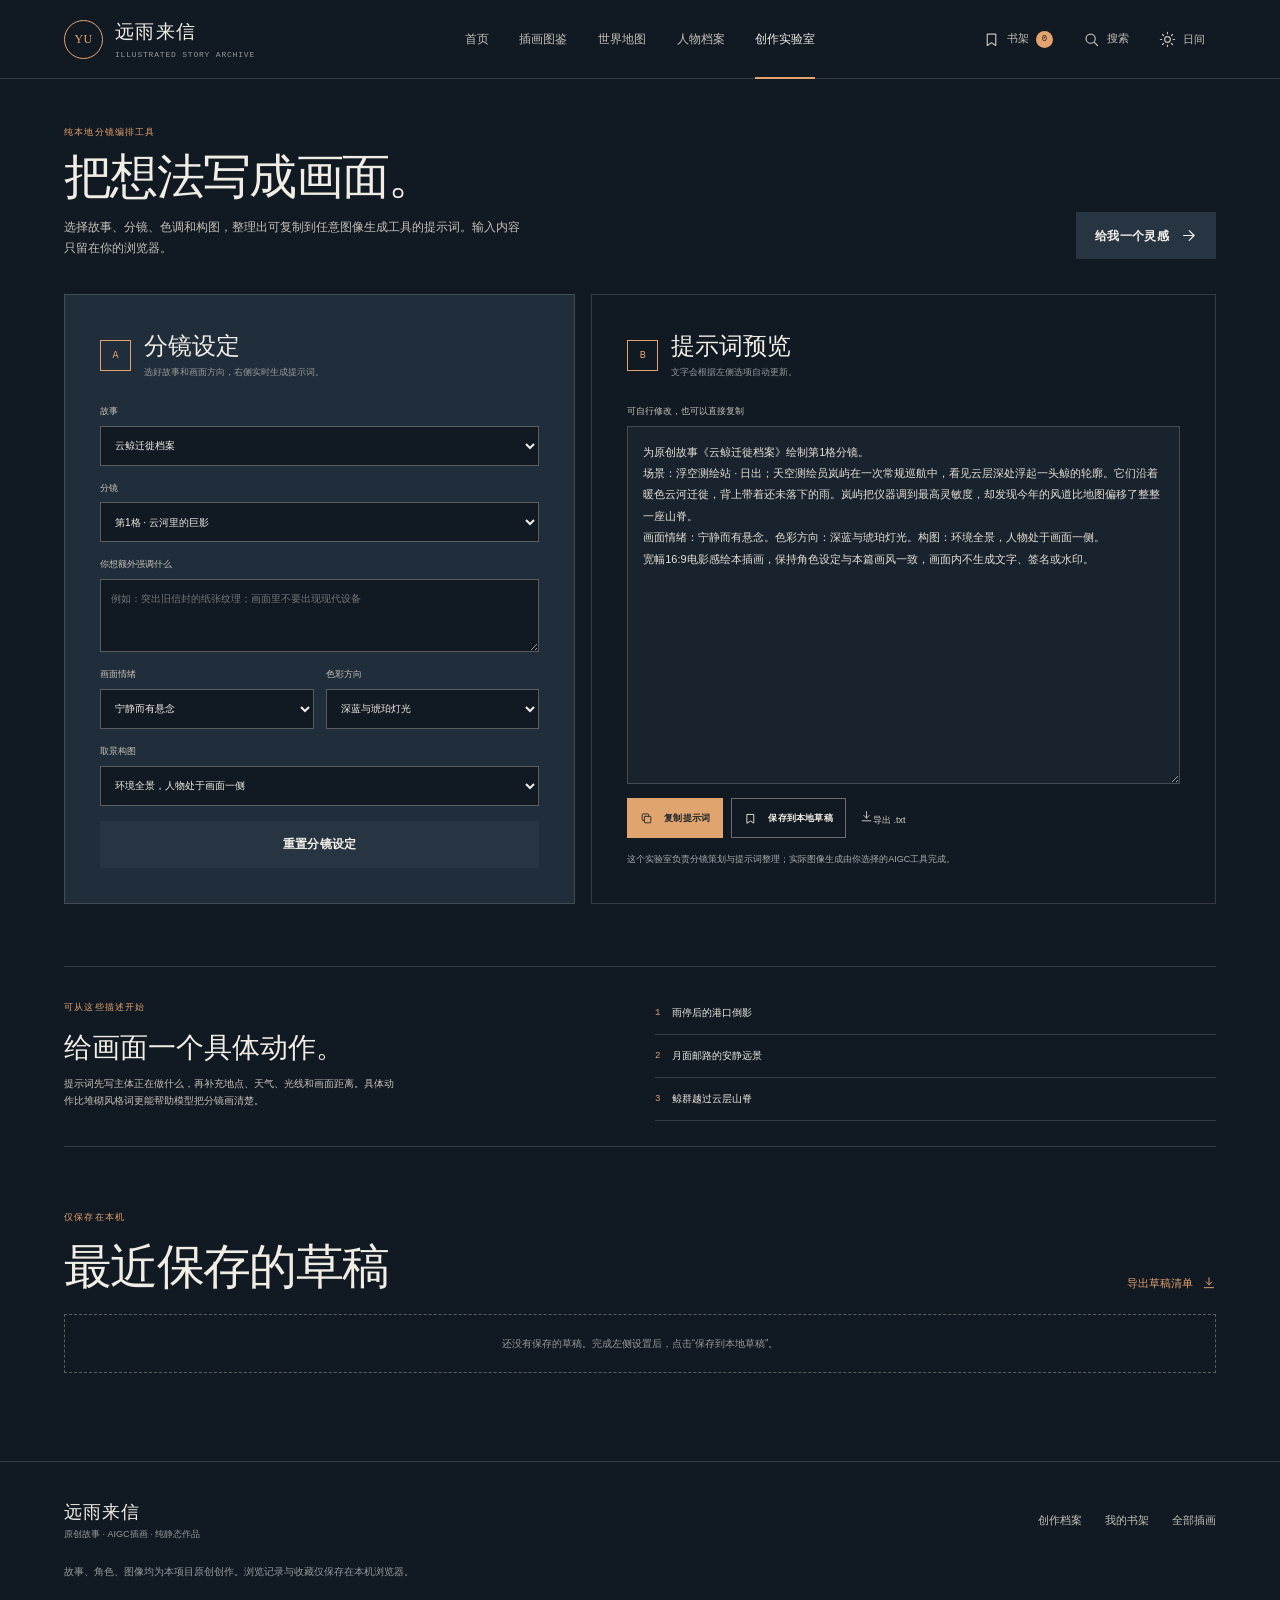
<file: studio.html>
<!doctype html>
<html lang="zh-CN" data-theme="night">
<head>
  <meta charset="utf-8">
  <meta name="viewport" content="width=device-width, initial-scale=1">
  <meta name="theme-color" content="#101927">
  <meta name="description" content="三本独立的原创AIGC插画故事，包含36幅本地插画、互动分镜阅读、世界地图与创作工具。">
  <title>分镜创作实验室</title>
  <link rel="stylesheet" href="styles.css">
  <script src="story-data.js" defer></script>
  <script src="app.js" defer></script>
</head>
<body data-page="studio">
  <div id="app"></div>
</body>
</html>
</file>
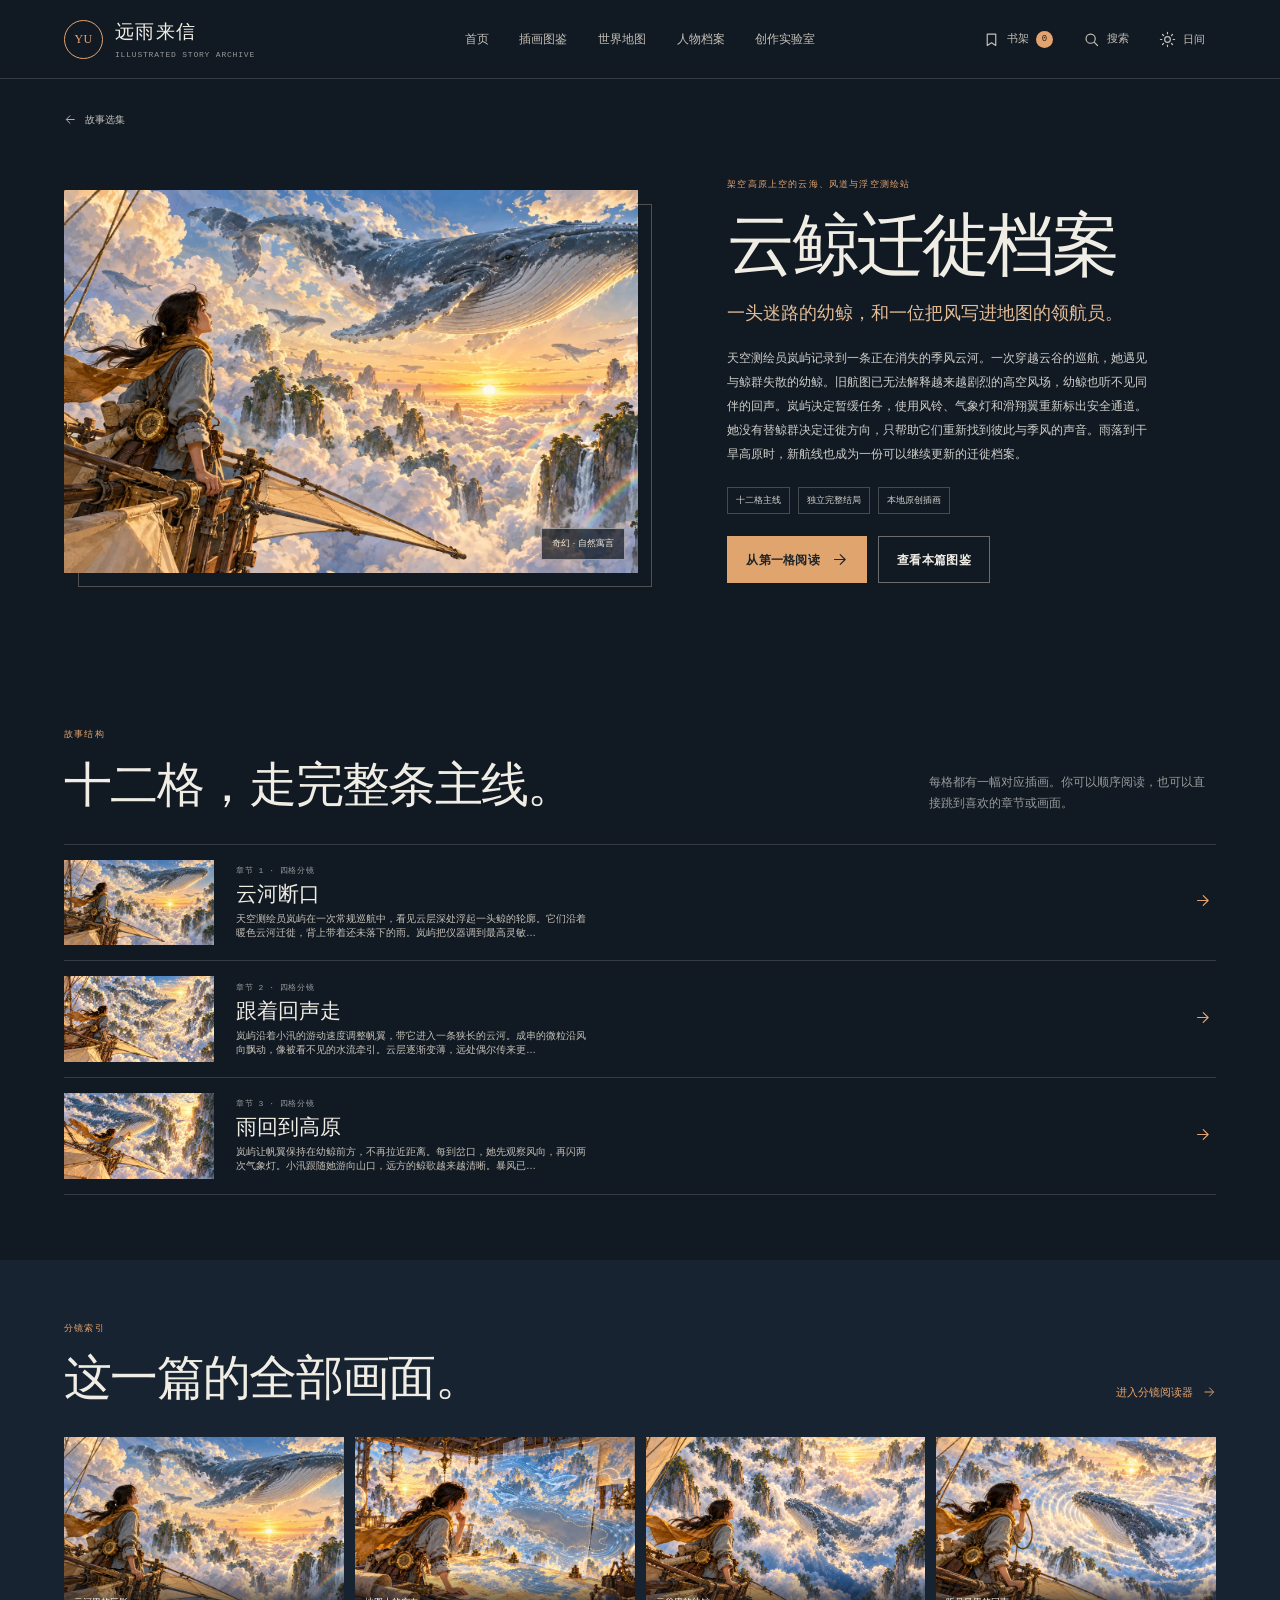
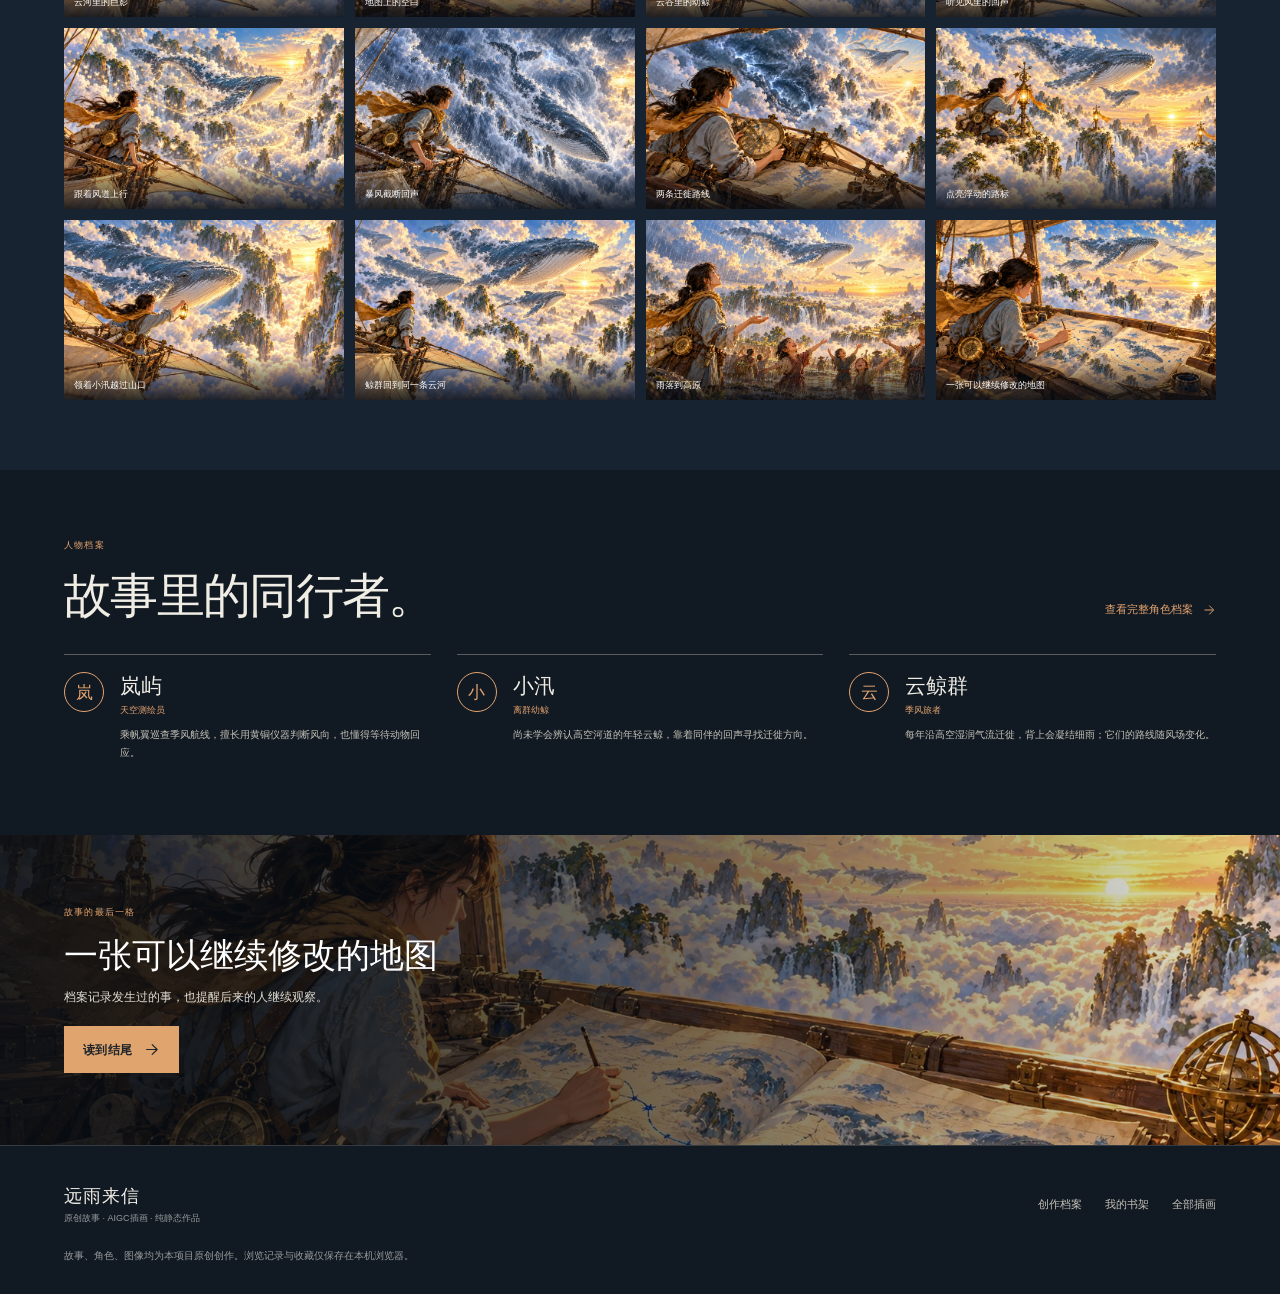
<file: whales.html>
<!doctype html>
<html lang="zh-CN" data-theme="night">
<head>
  <meta charset="utf-8">
  <meta name="viewport" content="width=device-width, initial-scale=1">
  <meta name="theme-color" content="#101927">
  <meta name="description" content="三本独立的原创AIGC插画故事，包含36幅本地插画、互动分镜阅读、世界地图与创作工具。">
  <title>云鲸迁徙档案</title>
  <link rel="stylesheet" href="styles.css">
  <script src="story-data.js" defer></script>
  <script src="app.js" defer></script>
</head>
<body data-page="story" data-story="whales">
  <div id="app"></div>
</body>
</html>
</file>
<file: styles.css>
@charset "utf-8";

:root {
  color-scheme: dark;
  --canvas: #111923;
  --canvas-soft: #182331;
  --surface: #202d3a;
  --surface-raised: #263544;
  --ink: #f0ede5;
  --ink-soft: #c5c1b7;
  --muted: #979b9b;
  --line: rgba(241, 235, 219, .16);
  --line-strong: rgba(241, 235, 219, .32);
  --amber: #e3a36e;
  --rust: #b97650;
  --teal: #8ebdb7;
  --blue: #95b9d6;
  --serif: "Songti SC", "Noto Serif CJK SC", "SimSun", serif;
  --sans: "Microsoft YaHei UI", "PingFang SC", "Microsoft YaHei", sans-serif;
  --mono: "SFMono-Regular", Consolas, "Liberation Mono", monospace;
  --page-width: 1420px;
  --gutter: clamp(22px, 5vw, 84px);
  --body-copy: 68ch;
}

html[data-theme="day"] {
  color-scheme: light;
  --canvas: #eee9de;
  --canvas-soft: #e3ddd0;
  --surface: #f7f3e9;
  --surface-raised: #fffdf7;
  --ink: #202832;
  --ink-soft: #434a4c;
  --muted: #5b6262;
  --line: rgba(32, 40, 50, .15);
  --line-strong: rgba(32, 40, 50, .3);
  --amber: #a6532f;
  --rust: #975735;
  --teal: #236c68;
  --blue: #3a6488;
}

* { box-sizing: border-box; }
html { scroll-behavior: smooth; scrollbar-color: #9d7958 var(--canvas); scrollbar-width: thin; }
body { margin: 0; background: var(--canvas); color: var(--ink); font-family: var(--sans); font-size: 15px; line-height: 1.75; text-rendering: optimizeLegibility; transition: background-color .25s, color .25s; }
body, button, input, textarea, select { font-family: var(--sans); }
button, input, textarea, select { color: inherit; }
button, select { cursor: pointer; }
button { font-size: inherit; }
button:disabled { cursor: not-allowed; opacity: .42; }
a { color: inherit; text-decoration-thickness: 1px; text-underline-offset: .22em; }
img { display: block; max-width: 100%; }
::selection { background: #d3a477; color: #171c22; }
input, textarea, select { caret-color: var(--amber); }
:focus-visible { outline: 2px solid var(--amber); outline-offset: 4px; }
.visually-hidden { position: absolute; width: 1px; height: 1px; padding: 0; margin: -1px; overflow: hidden; clip: rect(0, 0, 0, 0); white-space: nowrap; border: 0; }
.skip-link { position: fixed; top: 8px; left: 8px; z-index: 80; padding: 10px 14px; transform: translateY(-150%); background: var(--amber); color: #171c22; }
.skip-link:focus { transform: translateY(0); }
.icon { display: inline-grid; place-items: center; width: 17px; height: 17px; flex: 0 0 auto; }
.icon svg { display: block; width: 100%; height: 100%; fill: none; stroke: currentColor; stroke-width: 1.65; stroke-linecap: round; stroke-linejoin: round; }

.site-header { position: sticky; top: 0; z-index: 40; display: grid; grid-template-columns: 1fr auto 1fr; align-items: center; gap: 28px; min-height: 78px; padding: 0 var(--gutter); border-bottom: 1px solid var(--line); background: var(--canvas); }
.brand { display: inline-flex; align-items: center; gap: 12px; width: max-content; color: var(--ink); text-decoration: none; }
.brand-seal { display: grid; place-items: center; width: 39px; height: 39px; border: 1px solid var(--amber); border-radius: 50%; color: var(--amber); font: 12px var(--serif); letter-spacing: .03em; }
.brand-copy { display: grid; line-height: 1.15; }
.brand-copy strong { font: 19px var(--serif); letter-spacing: .07em; }
.brand-copy small { margin-top: 5px; color: var(--muted); font: 8px var(--mono); letter-spacing: .1em; }
.site-nav { display: flex; align-items: center; gap: clamp(16px, 2.4vw, 36px); }
.nav-link { position: relative; display: inline-flex; align-items: center; min-height: 78px; color: var(--ink-soft); font-size: 12px; text-decoration: none; transition: color .2s; }
.nav-link::after { position: absolute; right: 0; bottom: -1px; left: 0; height: 2px; transform: scaleX(0); transform-origin: left; background: var(--amber); content: ""; transition: transform .24s cubic-bezier(.2,.8,.2,1); }
.nav-link:hover, .nav-link.is-active { color: var(--ink); }
.nav-link.is-active::after, .nav-link:hover::after { transform: scaleX(1); }
.header-actions { display: flex; justify-content: end; align-items: center; gap: 8px; }
.header-action, .mobile-menu { display: inline-flex; align-items: center; justify-content: center; gap: 7px; min-height: 38px; padding: 0 10px; border: 1px solid transparent; background: none; color: var(--ink-soft); font-size: 11px; text-decoration: none; transition: border-color .2s, color .2s, background .2s; }
.header-action:hover, .mobile-menu:hover { border-color: var(--line-strong); color: var(--ink); }
.header-action b { display: grid; min-width: 17px; height: 17px; place-items: center; padding: 0 4px; border-radius: 50%; background: var(--amber); color: #1b222a; font: 9px var(--mono); }
.mobile-menu { display: none; }

main { min-height: 68vh; }
.button { display: inline-flex; align-items: center; justify-content: center; gap: 11px; min-height: 47px; padding: 0 18px; border: 1px solid transparent; font-size: 12px; font-weight: 600; letter-spacing: .025em; line-height: 1.35; text-decoration: none; transition: background .2s, border-color .2s, color .2s, transform .2s; }
.button:hover { transform: translateY(-2px); }
.button-light { border-color: #e0a56f; background: #e0a56f; color: #1e2429; }
.button-light:hover { border-color: #f0bc89; background: #f0bc89; }
.button-dark { border-color: #273543; background: #273543; color: #f3f0e7; }
.button-dark:hover { border-color: #485967; background: #344452; }
.button-outline-light { border-color: rgba(239, 233, 219, .4); background: transparent; color: var(--ink); }
.button-outline-light:hover { border-color: var(--amber); background: rgba(255,255,255,.04); }
.button-outline-dark { border-color: var(--line-strong); background: transparent; color: var(--ink); }
.button-outline-dark:hover { border-color: var(--amber); }
.button-wide { width: 100%; }
.text-link { display: inline-flex; align-items: center; gap: 9px; padding: 5px 0; border: 0; background: none; color: var(--amber); font-size: 11px; text-decoration: none; }
.text-link .icon { width: 14px; height: 14px; }
.text-link:hover { text-decoration: underline; }
.section-overline, .section-label, .edition-label { margin: 0 0 13px; color: var(--amber); font: 9px/1.5 var(--mono); letter-spacing: .13em; text-transform: uppercase; }
.section-heading { display: flex; align-items: end; justify-content: space-between; gap: 24px; margin-bottom: 30px; }
.section-heading h2, .page-heading h1, .page-heading h2 { margin: 0; font: clamp(30px, 4vw, 48px)/1.2 var(--serif); letter-spacing: -.035em; }
.section-heading > p { max-width: 47ch; margin: 0; color: var(--muted); font-size: 12px; }
.content-width, .collection-section, .home-gallery-section, .home-quickbar, .resume-panel, .gallery-page, .atlas-page, .characters-page, .studio-page, .shelf-page, .about-page { width: min(calc(100% - 2 * var(--gutter)), var(--page-width)); margin-right: auto; margin-left: auto; }
.site-footer { display: grid; grid-template-columns: 1fr auto; gap: 10px 28px; padding: 38px var(--gutter) 30px; border-top: 1px solid var(--line); background: var(--canvas); }
.footer-brand { width: max-content; font: 18px var(--serif); letter-spacing: .05em; text-decoration: none; }
.footer-brand span { display: block; margin-top: 4px; color: var(--muted); font: 9px var(--sans); letter-spacing: 0; }
.footer-links { display: flex; align-items: center; gap: 23px; color: var(--ink-soft); font-size: 11px; }
.footer-links a { text-decoration: none; }
.footer-links a:hover { color: var(--amber); }
.site-footer p { grid-column: 1 / -1; max-width: 72ch; margin: 12px 0 0; color: var(--muted); font-size: 10px; }
.toast { position: fixed; right: 24px; bottom: 24px; z-index: 90; max-width: min(400px, calc(100vw - 48px)); padding: 12px 16px; transform: translateY(12px); border: 1px solid var(--line-strong); background: var(--surface-raised); color: var(--ink); font-size: 12px; opacity: 0; pointer-events: none; transition: opacity .2s, transform .2s; box-shadow: 0 12px 32px rgba(0,0,0,.26); }
.toast.is-visible { transform: translateY(0); opacity: 1; }

/* Home: a reading desk rather than a long-form landing page */
.home-main { padding-bottom: 70px; }
.home-hero { display: grid; grid-template-columns: minmax(390px, .87fr) minmax(430px, 1.13fr); align-items: stretch; min-height: min(650px, calc(100svh - 78px)); padding: 54px var(--gutter) 46px; background: #111923; color: #f0ede5; }
.home-hero-copy { display: flex; flex-direction: column; justify-content: center; align-items: flex-start; padding: 26px clamp(0px, 3vw, 46px) 22px 0; }
.home-hero-copy h1 { margin: 0; font: clamp(42px, 5.8vw, 77px)/1.13 var(--serif); letter-spacing: -.045em; }
.home-hero-copy h1 em { color: #e0a56f; font-style: normal; }
.home-intro { max-width: 49ch; margin: 25px 0 0; color: #d4d2cb; font-size: 14px; line-height: 2; }
.hero-buttons { display: flex; flex-wrap: wrap; gap: 11px; margin-top: 27px; }
.home-note { margin: 29px 0 0; color: #a9adae; font: 9px var(--mono); letter-spacing: .08em; }
.home-hero-art { position: relative; display: block; min-height: 420px; overflow: hidden; color: white; text-decoration: none; }
.home-hero-art::after { position: absolute; inset: 35% 0 0; background: linear-gradient(0deg, rgba(8,13,20,.88), transparent); content: ""; }
.home-hero-art img { width: 100%; height: 100%; min-height: 420px; object-fit: cover; transition: transform .8s cubic-bezier(.2,.8,.2,1); }
.home-hero-art:hover img { transform: scale(1.025); }
.hero-art-caption { position: absolute; right: 25px; bottom: 23px; left: 25px; z-index: 1; display: flex; justify-content: space-between; align-items: end; gap: 20px; }
.hero-art-caption b { font: 24px var(--serif); }
.hero-art-caption > span { display: flex; align-items: center; gap: 8px; color: #f0d2b0; font-size: 10px; }
.home-quickbar { display: flex; align-items: center; justify-content: space-between; gap: 18px; padding: 19px 0; border-bottom: 1px solid var(--line); }
.home-quickbar > span { color: var(--muted); font: 9px var(--mono); letter-spacing: .08em; }
.home-quickbar a { color: var(--ink-soft); font-size: 11px; text-decoration: none; }
.home-quickbar a:hover { color: var(--amber); }
.resume-panel { display: flex; justify-content: space-between; align-items: center; gap: 24px; margin-top: 32px; padding: 22px 25px; border: 1px solid var(--line); background: var(--surface); }
.panel-label { color: var(--teal); font: 9px var(--mono); letter-spacing: .12em; }
.resume-panel h2 { margin: 6px 0 0; font: 23px var(--serif); }
.resume-panel p { margin: 2px 0 0; color: var(--muted); font-size: 11px; }
.collection-section { padding-top: 76px; }
.collection-section .section-heading h2, .home-gallery-section .section-heading h2 { font-size: clamp(31px, 4vw, 46px); }
.story-collection-grid { display: grid; grid-template-columns: 1.2fr 1fr 1fr; gap: 18px; }
.story-card { min-width: 0; border: 1px solid var(--line); background: var(--surface); }
.story-card-art { position: relative; display: block; height: 255px; overflow: hidden; color: white; }
.story-card-featured .story-card-art { height: 322px; }
.story-card-art img { width: 100%; height: 100%; object-fit: cover; transition: transform .65s; }
.story-card:hover .story-card-art img { transform: scale(1.035); }
.art-index { position: absolute; right: 13px; bottom: 13px; padding: 6px 9px; background: rgba(12,18,26,.78); color: #f1e7da; font: 8px var(--mono); letter-spacing: .06em; }
.story-card-copy { padding: 18px 19px 21px; }
.story-byline { margin: 0; color: var(--muted); font-size: 9px; }
.story-card h3 { margin: 9px 0 7px; font: 23px/1.4 var(--serif); letter-spacing: -.02em; }
.story-card-deck { min-height: 42px; margin: 0 0 14px; color: var(--ink-soft); font-size: 11px; line-height: 1.8; }
.home-gallery-section { padding-top: 78px; }
.home-image-ribbon { display: grid; grid-template-columns: 1.15fr 1fr .86fr 1fr .86fr 1.12fr; gap: 8px; }
.image-tile { position: relative; display: block; min-width: 0; padding: 0; overflow: hidden; border: 0; background: var(--surface); color: white; text-align: left; }
.image-tile img { width: 100%; aspect-ratio: 1.35; object-fit: cover; transition: transform .5s; }
.image-tile:hover img { transform: scale(1.035); }
.image-tile > span { position: absolute; right: 0; bottom: 0; left: 0; padding: 25px 10px 8px; background: linear-gradient(0deg, rgba(8,13,20,.86), transparent); font-size: 9px; }

/* Independent story dossiers */
.story-detail-hero { padding: 29px var(--gutter) 58px; background: #111923; color: #f0ede5; }
.back-link { display: inline-flex; align-items: center; gap: 8px; color: #c4c4bd; font-size: 10px; text-decoration: none; }
.back-link .icon { width: 13px; height: 13px; transform: rotate(180deg); }
.back-link:hover { color: var(--amber); }
.story-detail-layout { display: grid; grid-template-columns: minmax(370px, 1.08fr) minmax(360px, .92fr); align-items: center; gap: clamp(35px, 7vw, 112px); width: min(100%, var(--page-width)); margin: 25px auto 0; }
.story-cover-wrap { position: relative; min-width: 0; }
.story-cover-wrap::before { position: absolute; top: 14px; right: -14px; bottom: -14px; left: 14px; border: 1px solid rgba(236,223,200,.28); content: ""; }
.story-cover-wrap img { position: relative; z-index: 1; width: 100%; aspect-ratio: 1.5; object-fit: cover; }
.cover-stamp { position: absolute; right: 13px; bottom: 13px; z-index: 2; padding: 7px 10px; border: 1px solid rgba(255,255,255,.5); background: rgba(9,15,22,.66); color: #f4e9d9; font-size: 9px; }
.story-detail-copy { padding: 20px 0; }
.story-detail-copy h1 { max-width: 12ch; margin: 0; font: clamp(41px, 5.4vw, 68px)/1.15 var(--serif); letter-spacing: -.045em; }
.story-subtitle { margin: 15px 0 18px; color: #e4bd96; font: 18px/1.6 var(--serif); }
.story-synopsis { max-width: 64ch; margin: 0; color: #d0d0cb; font-size: 12px; line-height: 2; }
.story-meta { display: flex; flex-wrap: wrap; gap: 8px; margin-top: 21px; }
.story-meta span { padding: 5px 8px; border: 1px solid rgba(241,235,219,.23); color: #d5d5ce; font-size: 9px; }
.story-detail-copy .hero-buttons { margin-top: 22px; }
.story-structure { padding-top: 68px; padding-bottom: 65px; }
.story-structure .section-heading > p { max-width: 43ch; }
.chapter-list { border-top: 1px solid var(--line); }
.chapter-entry { display: grid; grid-template-columns: 150px minmax(0,1fr) 22px; align-items: center; gap: 22px; width: 100%; padding: 15px 0; border: 0; border-bottom: 1px solid var(--line); background: transparent; color: var(--ink); text-align: left; }
.chapter-image { display: block; overflow: hidden; }
.chapter-image img { width: 100%; aspect-ratio: 1.75; object-fit: cover; transition: transform .5s; }
.chapter-entry:hover img { transform: scale(1.04); }
.chapter-text { display: grid; gap: 4px; }
.chapter-text small { color: var(--muted); font: 8px var(--mono); letter-spacing: .07em; }
.chapter-text b { font: 21px var(--serif); }
.chapter-text > span { max-width: 64ch; color: var(--ink-soft); font-size: 10px; }
.chapter-open { color: var(--amber); }
.story-frames-section { padding: 63px var(--gutter) 70px; background: var(--canvas-soft); }
.story-frames-section > .section-heading, .story-frames-grid { width: min(100%, var(--page-width)); margin-right: auto; margin-left: auto; }
.story-frames-grid { display: grid; grid-template-columns: repeat(4, minmax(0, 1fr)); gap: 11px; }
.story-frame-tile img { aspect-ratio: 1.55; }
.cast-section { padding-top: 70px; padding-bottom: 72px; }
.cast-list { display: grid; grid-template-columns: repeat(3, minmax(0, 1fr)); gap: 26px; }
.cast-row { display: grid; grid-template-columns: 43px 1fr; gap: 13px; align-content: start; padding-top: 17px; border-top: 1px solid var(--line-strong); }
.cast-initial { display: grid; width: 40px; height: 40px; place-items: center; border: 1px solid var(--amber); border-radius: 50%; color: var(--amber); font: 17px var(--serif); }
.cast-row h3 { margin: 0; font: 21px var(--serif); }
.cast-role { margin: 2px 0 7px !important; color: var(--amber) !important; font-size: 9px !important; }
.cast-row p { margin: 0; color: var(--ink-soft); font-size: 10px; line-height: 1.85; }
.story-end-cta { position: relative; min-height: 310px; display: flex; align-items: center; overflow: hidden; color: white; }
.story-end-cta::after { position: absolute; inset: 0; background: linear-gradient(90deg, rgba(9,14,20,.91), rgba(9,14,20,.55) 55%, rgba(9,14,20,.08)); content: ""; }
.story-end-cta > img { position: absolute; inset: 0; width: 100%; height: 100%; object-fit: cover; }
.story-end-cta > div { position: relative; z-index: 1; width: min(600px, 100%); padding: 52px var(--gutter); }
.story-end-cta h2 { margin: 0; font: 34px var(--serif); }
.story-end-cta p:not(.section-overline) { margin: 8px 0 18px; color: #e1ddd4; font-size: 12px; }

/* A dedicated storyboard reader */
.reader-page { min-height: 100vh; padding: 24px var(--gutter) 66px; background: #101720; color: #f0ede5; }
.reader-page.theme-moon { --reader-accent: #dfaa77; }
.reader-page.theme-harbor { --reader-accent: #91c1b9; }
.reader-page.theme-whales { --reader-accent: #a0c4df; }
.reader-page .section-overline, .reader-page .text-link { color: var(--reader-accent); }
.reader-topline { display: flex; justify-content: space-between; align-items: center; gap: 15px; color: #aeb3b1; font: 9px var(--mono); letter-spacing: .04em; }
.reader-topline .reader-collection-link { color: #d5d0c7; font: 10px var(--sans); }
.reader-topline .back-link { color: #d5d0c7; }
.reader-title-row { display: flex; justify-content: space-between; align-items: end; gap: 24px; margin: 28px 0 22px; }
.reader-title-row h1 { margin: 0; font: clamp(31px, 4vw, 47px)/1.2 var(--serif); letter-spacing: -.03em; }
.reader-title-row .section-overline { margin-bottom: 7px; }
.reader-position { display: flex; align-items: center; gap: 7px; color: #aaa9a4; font: 9px/1.55 var(--mono); }
.reader-position strong { color: var(--reader-accent); font: 41px var(--serif); }
.chapter-tabs { display: flex; gap: 2px; border-bottom: 1px solid rgba(241,235,219,.17); }
.reader-chapter { display: inline-flex; align-items: center; gap: 9px; padding: 11px 16px; border: 0; border-bottom: 2px solid transparent; background: transparent; color: #aaaead; font-size: 10px; }
.reader-chapter > span { color: var(--reader-accent); font: 9px var(--mono); }
.reader-chapter:hover, .reader-chapter.is-current { border-bottom-color: var(--reader-accent); color: #f4f0e7; }
.reader-layout { display: grid; grid-template-columns: minmax(0, 1.36fr) minmax(320px, .64fr); gap: clamp(28px, 5.2vw, 78px); align-items: center; padding-top: 28px; }
.reader-art-column { min-width: 0; }
.reader-art-button { position: relative; display: block; width: 100%; padding: 0; overflow: hidden; border: 0; background: #1d2934; text-align: left; cursor: zoom-in; }
.reader-art-button img { width: 100%; aspect-ratio: 1.56; object-fit: cover; transition: transform .65s cubic-bezier(.2,.8,.2,1); }
.reader-art-button:hover img { transform: scale(1.025); }
.art-view-label { position: absolute; right: 14px; bottom: 13px; display: flex; align-items: center; gap: 7px; padding: 7px 9px; border: 1px solid rgba(255,255,255,.4); background: rgba(9,14,20,.72); color: white; font-size: 9px; }
.art-view-label .icon { width: 12px; height: 12px; }
.reader-art-credit { display: flex; justify-content: space-between; gap: 15px; padding-top: 9px; color: #abaeaa; font: 8px var(--mono); letter-spacing: .04em; }
.reader-copy { padding: 0 0 8px; }
.scene-location { margin: 0 0 8px; color: var(--reader-accent); font: 9px var(--mono); letter-spacing: .05em; }
.reader-copy h2 { margin: 0 0 17px; font: clamp(28px, 3.2vw, 40px)/1.3 var(--serif); letter-spacing: -.03em; }
.reader-story-text { max-width: var(--body-copy); margin: 0; color: #e0ded8; line-height: 2.1; }
.reader-copy blockquote { margin: 18px 0 22px; padding: 2px 0 2px 16px; border-left: 1px solid var(--reader-accent); color: #ebbb8e; font: 16px/1.7 var(--serif); }
.reading-progress { margin-top: 19px; }
.reading-progress > div { display: flex; justify-content: space-between; color: #aaaead; font-size: 9px; }
.reading-progress b { color: #dedad0; font: 9px var(--mono); }
.progress-track { display: block; height: 2px; margin-top: 7px; background: rgba(245,238,222,.18); }
.progress-track > span { display: block; height: 100%; background: var(--reader-accent); transition: width .3s; }
.reader-controls { display: flex; gap: 9px; margin-top: 23px; }
.reader-controls > .button { flex: 1; min-height: 42px; padding: 0 12px; }
.reader-tool-row { display: flex; flex-wrap: wrap; gap: 5px 15px; margin-top: 14px; }
.reader-tool-row > button { display: inline-flex; align-items: center; gap: 6px; min-height: 32px; padding: 0; border: 0; background: transparent; color: #c4c5bf; font-size: 9px; }
.reader-tool-row > button:hover, .reader-tool-row > button[aria-pressed="true"] { color: var(--reader-accent); }
.reader-tool-row .icon { width: 14px; height: 14px; }
.reader-rail-heading { display: flex; justify-content: space-between; align-items: center; gap: 15px; margin-top: 43px; }
.reader-rail-heading h2 { margin: 0; font: 22px var(--serif); }
.reader-rail-heading p { margin: 3px 0 0; color: #a6a9a5; font-size: 9px; }
.reader-auto { display: inline-flex; align-items: center; gap: 8px; min-height: 36px; padding: 0 12px; border: 1px solid rgba(240,233,220,.28); background: transparent; color: #ddd9cf; font-size: 9px; }
.reader-auto:hover, .reader-auto[aria-pressed="true"] { border-color: var(--reader-accent); color: var(--reader-accent); }
.reader-auto .icon { width: 13px; height: 13px; }
.reader-rail { display: grid; grid-template-columns: repeat(6, minmax(0, 1fr)); gap: 8px; margin-top: 15px; }
.reader-thumb { display: grid; grid-template-columns: 1fr; min-width: 0; padding: 0; overflow: hidden; border: 1px solid rgba(242,235,222,.12); background: #17212b; color: #d4d2ca; text-align: left; transition: border .2s, transform .2s; }
.reader-thumb img { width: 100%; aspect-ratio: 1.7; object-fit: cover; opacity: .74; transition: opacity .2s; }
.reader-thumb > span { display: flex; gap: 7px; align-items: baseline; padding: 6px 8px 8px; }
.reader-thumb small { color: var(--reader-accent); font: 8px var(--mono); }
.reader-thumb b { overflow: hidden; font: 9px var(--sans); text-overflow: ellipsis; white-space: nowrap; }
.reader-thumb:hover, .reader-thumb.is-current { border-color: var(--reader-accent); transform: translateY(-2px); }
.reader-thumb:hover img, .reader-thumb.is-current img { opacity: 1; }
.focus-exit { position: fixed; right: 20px; bottom: 20px; z-index: 52; }
body.is-focused .site-header, body.is-focused .site-footer, body.is-focused .reader-topline, body.is-focused .reader-rail-heading, body.is-focused .reader-rail, body.is-focused .reader-title-row, body.is-focused .chapter-tabs { display: none; }
body.is-focused .reader-page { padding-top: 40px; }
body.is-focused .reader-layout { width: min(1250px, 100%); margin: 0 auto; padding-top: 0; }

/* Illustration archive */
.gallery-page { padding-top: 48px; padding-bottom: 85px; }
.page-heading { display: flex; justify-content: space-between; align-items: end; gap: 24px; margin-bottom: 35px; }
.page-heading > div { max-width: 76ch; }
.page-heading p:not(.section-overline) { max-width: 70ch; margin: 12px 0 0; color: var(--ink-soft); font-size: 12px; }
.page-heading .section-overline { margin-bottom: 7px; }
.page-heading .button { flex: 0 0 auto; }
.gallery-toolbar { display: grid; gap: 17px; padding: 15px 0; border-top: 1px solid var(--line); border-bottom: 1px solid var(--line); }
.filter-list { display: flex; flex-wrap: wrap; gap: 7px; }
.filter-chip { display: inline-flex; align-items: center; gap: 7px; min-height: 32px; padding: 0 11px; border: 1px solid var(--line); background: transparent; color: var(--ink-soft); font-size: 9px; transition: color .18s, border-color .18s, background .18s; }
.filter-chip:hover, .filter-chip.is-active { border-color: var(--amber); background: color-mix(in srgb, var(--amber) 13%, transparent); color: var(--ink); }
.filter-chip span { color: var(--muted); font: 8px var(--mono); }
.filter-chip .icon { width: 13px; height: 13px; }
.gallery-tools { display: flex; justify-content: space-between; align-items: center; gap: 12px; }
.search-field { display: flex; align-items: center; gap: 8px; width: min(420px, 100%); min-height: 39px; padding: 0 11px; border: 1px solid var(--line-strong); background: var(--surface); }
.search-field .icon { width: 15px; height: 15px; color: var(--muted); }
.search-field input { width: 100%; min-width: 0; padding: 9px 0; border: 0; outline: 0; background: transparent; color: var(--ink); font-size: 10px; }
.search-field input::placeholder { color: var(--muted); }
.gallery-tools select { min-height: 39px; padding: 0 28px 0 10px; border: 1px solid var(--line-strong); background: var(--surface); color: var(--ink); font-size: 9px; }
.select-wrap { margin-left: auto; }
.square-button { min-height: 39px; padding: 0 12px; border: 1px solid var(--line-strong); background: transparent; color: var(--ink-soft); font-size: 9px; }
.square-button:hover { border-color: var(--amber); color: var(--ink); }
.gallery-status { display: flex; justify-content: space-between; align-items: center; margin: 19px 0 13px; color: var(--muted); font: 9px var(--mono); }
.gallery-grid { display: grid; grid-template-columns: repeat(4, minmax(0, 1fr)); gap: 15px 12px; }
.gallery-card { position: relative; min-width: 0; overflow: hidden; border: 1px solid var(--line); background: var(--surface); }
.gallery-image { position: relative; display: block; width: 100%; padding: 0; overflow: hidden; border: 0; background: #17212b; color: white; text-align: left; }
.gallery-image img { width: 100%; aspect-ratio: 1.47; object-fit: cover; transition: transform .45s; }
.gallery-image:hover img { transform: scale(1.04); }
.gallery-image > span { position: absolute; right: 8px; bottom: 8px; padding: 4px 6px; background: rgba(10,15,20,.75); color: #f2eee4; font: 8px var(--mono); }
.gallery-card-copy { min-height: 84px; padding: 11px 13px 12px; }
.gallery-card-copy > a { color: var(--amber); font-size: 8px; text-decoration: none; }
.gallery-card-copy h2 { overflow: hidden; margin: 3px 26px 1px 0; font: 16px/1.45 var(--serif); text-overflow: ellipsis; white-space: nowrap; }
.gallery-card-copy p { overflow: hidden; margin: 0; color: var(--muted); font-size: 8px; text-overflow: ellipsis; white-space: nowrap; }
.gallery-favorite { position: absolute; top: 8px; right: 8px; display: grid; width: 32px; height: 32px; place-items: center; border: 1px solid rgba(255,255,255,.5); background: rgba(10,15,20,.7); color: #f4e9da; }
.gallery-favorite .icon { width: 15px; height: 15px; }
.gallery-favorite[aria-pressed="true"] { background: var(--amber); color: #18202a; }
.gallery-grid.view-list { grid-template-columns: 1fr 1fr; }
.gallery-card.is-list { display: grid; grid-template-columns: 190px 1fr; align-items: center; }
.gallery-card.is-list .gallery-image img { aspect-ratio: 1.4; }
.gallery-card.is-list .gallery-card-copy { padding: 14px; }
.gallery-card.is-list .gallery-favorite { top: auto; right: 12px; bottom: 14px; }
.empty-state { padding: 30px; border: 1px dashed var(--line-strong); color: var(--muted); text-align: center; font-size: 11px; }
.empty-state.compact { margin: 0; padding: 20px; font-size: 10px; }
.shelf-grid { display: grid; grid-template-columns: repeat(3, minmax(0, 1fr)); gap: 12px; }

/* Interactive story atlas */
.atlas-page { padding-top: 48px; padding-bottom: 90px; }
.atlas-toolbar { display: flex; justify-content: space-between; align-items: center; gap: 20px; margin-bottom: 14px; color: var(--muted); font-size: 10px; }
.atlas-choices { display: flex; flex-wrap: wrap; gap: 6px; }
.atlas-choice { display: inline-flex; align-items: center; gap: 7px; min-height: 34px; padding: 0 11px; border: 1px solid var(--line); background: transparent; color: var(--ink-soft); font-size: 9px; }
.atlas-choice.is-active, .atlas-choice:hover { border-color: var(--amber); color: var(--ink); }
.choice-dot { width: 7px; height: 7px; border-radius: 50%; background: var(--amber); }
.choice-harbor { background: #75a9a1; }
.choice-whales { background: #8fb4d0; }
.atlas-canvas { position: relative; min-height: 440px; overflow: hidden; border: 1px solid var(--line-strong); background: #151e28; color: #f5f0e7; isolation: isolate; }
.atlas-canvas.theme-moon { background: #171d26; }
.atlas-canvas.theme-harbor { background: #183034; }
.atlas-canvas.theme-whales { background: #243747; }
.atlas-atmosphere { position: absolute; inset: 0; z-index: -1; overflow: hidden; }
.atlas-orb { position: absolute; top: 7%; right: 12%; width: 150px; aspect-ratio: 1; border-radius: 50%; background: #b8d3de; box-shadow: inset -19px -10px 22px rgba(19,36,47,.34), 0 0 54px rgba(147,186,206,.18); }
.atlas-crater { position: absolute; width: 32vw; height: 9vw; border: 1px solid rgba(244,234,216,.11); border-radius: 50%; transform: rotate(-21deg); }
.crater-one { right: 20%; bottom: 12%; }
.crater-two { right: -8%; bottom: 24%; }
.atlas-rain { position: absolute; inset: 0; opacity: .38; background: repeating-linear-gradient(105deg, transparent 0 38px, rgba(213,238,235,.15) 39px, transparent 40px 77px); }
.atlas-lighthouse { position: absolute; right: 8%; bottom: 18%; width: 45px; height: 175px; border-top: 27px solid #dca676; background: repeating-linear-gradient(0deg, #20323a 0 24px, #30464b 25px 31px); }
.atlas-lighthouse::after { position: absolute; top: -27px; left: -80px; width: 210px; height: 50px; background: rgba(224,174,121,.13); content: ""; transform: rotate(-13deg); }
.atlas-waterline { position: absolute; right: 0; bottom: 0; left: 0; height: 19%; border-top: 1px solid rgba(176,217,211,.3); background: repeating-linear-gradient(0deg, transparent 0 12px, rgba(161,208,202,.08) 13px, transparent 15px 26px); }
.atlas-cloud { position: absolute; width: 42vw; height: 115px; border-radius: 50%; background: rgba(237,240,235,.08); filter: blur(4px); }
.cloud-one { top: 13%; left: -8%; }
.cloud-two { top: 38%; right: -13%; }
.cloud-three { bottom: 8%; left: 29%; }
.route-drawing { position: absolute; inset: 0; width: 100%; height: 100%; }
.route-drawing path { fill: none; vector-effect: non-scaling-stroke; }
.route-shadow { stroke: rgba(13,18,25,.55); stroke-width: 4; }
.route-line { stroke: #e7ae7b; stroke-width: 2; stroke-dasharray: 3 5; }
.theme-harbor .route-line { stroke: #9ac8c0; }
.theme-whales .route-line { stroke: #b1d3e8; }
.map-pin { position: absolute; z-index: 2; display: flex; align-items: flex-start; gap: 9px; max-width: 220px; padding: 0; transform: translate(-50%, -50%); border: 0; background: transparent; color: white; text-align: left; }
.pin-dot { display: block; width: 16px; height: 16px; flex: 0 0 auto; margin-top: 2px; border: 4px solid #17212a; border-radius: 50%; background: #e9b17c; box-shadow: 0 0 0 1px #e9b17c; transition: transform .2s; }
.theme-harbor .pin-dot { background: #8fc5bc; box-shadow: 0 0 0 1px #8fc5bc; }
.theme-whales .pin-dot { background: #a5cde7; box-shadow: 0 0 0 1px #a5cde7; }
.map-pin:hover .pin-dot { transform: scale(1.25); }
.pin-label { display: grid; min-width: 105px; padding: 5px 7px; background: rgba(12,18,26,.76); }
.pin-label b { font: 12px var(--serif); }
.pin-label small { max-width: 22ch; margin-top: 3px; color: #d0d2cf; font-size: 8px; line-height: 1.5; }
.map-pin:nth-of-type(odd) .pin-label { order: -1; text-align: right; }
.atlas-compass { position: absolute; top: 17px; left: 18px; display: grid; justify-items: center; gap: 2px; color: #f0d5b6; font: 9px var(--mono); }
.atlas-compass svg { width: 35px; height: 35px; fill: none; stroke: currentColor; stroke-width: 1; }
.atlas-map-legend { position: absolute; right: 17px; bottom: 16px; display: grid; gap: 3px; max-width: 240px; padding: 10px 12px; background: rgba(12,18,26,.8); }
.atlas-map-legend > span { color: var(--amber); font: 8px var(--mono); letter-spacing: .07em; }
.atlas-map-legend b { font: 13px var(--serif); }
.atlas-map-legend small { color: #bec3c1; font-size: 8px; }
.atlas-stop-list { display: grid; grid-template-columns: repeat(4, minmax(0,1fr)); gap: 12px; margin-top: 16px; }
.atlas-stop-row { display: grid; grid-template-columns: 74px 1fr 14px; align-items: center; gap: 10px; min-width: 0; padding: 9px; border: 1px solid var(--line); background: var(--surface); color: var(--ink); text-align: left; }
.atlas-stop-row img { width: 74px; aspect-ratio: 1.3; object-fit: cover; }
.atlas-stop-row > span { display: grid; min-width: 0; }
.atlas-stop-row small { color: var(--muted); font-size: 7px; }
.atlas-stop-row b { margin-top: 2px; font: 13px var(--serif); }
.atlas-stop-row > span > span { overflow: hidden; color: var(--ink-soft); font-size: 8px; text-overflow: ellipsis; white-space: nowrap; }
.atlas-stop-row > .icon { color: var(--amber); }

/* Character archive */
.characters-page { padding-top: 48px; padding-bottom: 85px; }
.characters-page > .page-heading { margin-bottom: 25px; }
.character-grid { display: grid; gap: 18px; }
.character-profile { display: grid; grid-template-columns: minmax(250px, .72fr) minmax(330px, 1fr); align-items: stretch; border: 1px solid var(--line); background: var(--surface); }
.character-portrait { position: relative; display: block; min-height: 350px; overflow: hidden; color: white; }
.character-portrait::after { position: absolute; inset: 50% 0 0; background: linear-gradient(0deg, rgba(10,15,20,.72), transparent); content: ""; }
.character-portrait img { width: 100%; height: 100%; min-height: 350px; object-fit: cover; transition: transform .6s; }
.character-portrait:hover img { transform: scale(1.035); }
.character-portrait > span { position: absolute; bottom: 13px; left: 14px; z-index: 1; padding: 5px 8px; background: rgba(10,15,20,.75); font-size: 8px; }
.character-copy { padding: 26px clamp(20px, 3vw, 42px) 20px; }
.character-copy h2 { margin: 0; font: 38px var(--serif); }
.character-copy > p:not(.section-overline) { max-width: 60ch; margin: 11px 0 17px; color: var(--ink-soft); font-size: 11px; line-height: 1.9; }
.character-side-cast { display: grid; grid-template-columns: 1fr 1fr; gap: 9px 18px; margin: 18px 0; }
.character-side-cast > div { display: grid; align-content: start; padding-top: 8px; border-top: 1px solid var(--line); }
.character-side-cast b { font: 14px var(--serif); }
.character-side-cast span { color: var(--amber); font-size: 8px; }
.character-side-cast small { margin-top: 3px; color: var(--muted); font-size: 8px; line-height: 1.65; }
.character-art-strip { grid-column: 1 / -1; display: grid; grid-template-columns: repeat(3, 1fr); gap: 2px; }
.character-tile img { aspect-ratio: 2.4; }

/* Local prompt and storyboard studio */
.studio-page { padding-top: 48px; padding-bottom: 88px; }
.studio-layout { display: grid; grid-template-columns: minmax(330px, .9fr) minmax(400px, 1.1fr); gap: 16px; }
.studio-form, .prompt-board { padding: clamp(20px, 3vw, 35px); border: 1px solid var(--line); background: var(--surface); }
.form-title { display: flex; align-items: center; gap: 13px; margin-bottom: 23px; }
.form-title > span { display: grid; width: 31px; height: 31px; place-items: center; border: 1px solid var(--amber); color: var(--amber); font: 10px var(--mono); }
.form-title h2 { margin: 0; font: 24px var(--serif); }
.form-title p { margin: 3px 0 0; color: var(--muted); font-size: 9px; }
.studio-form label { display: grid; gap: 6px; margin-bottom: 15px; color: var(--ink-soft); font-size: 9px; }
.studio-form select, .studio-form textarea { width: 100%; min-height: 40px; padding: 10px; border: 1px solid var(--line-strong); border-radius: 0; background: var(--canvas); color: var(--ink); font-size: 10px; }
.studio-form textarea { resize: vertical; line-height: 1.7; }
.form-pair { display: grid; grid-template-columns: 1fr 1fr; gap: 12px; }
.prompt-board { display: flex; flex-direction: column; background: #111923; color: #f0ede5; }
.prompt-label { margin-bottom: 6px; color: #c5c1b7; font-size: 9px; }
#prompt-output { width: 100%; min-height: 260px; flex: 1; resize: vertical; padding: 15px; border: 1px solid rgba(241,235,219,.2); background: #19232e; color: #e6e0d5; font: 11px/1.95 var(--sans); }
.prompt-actions { display: flex; flex-wrap: wrap; align-items: center; gap: 8px; margin-top: 14px; }
.prompt-actions .button { min-height: 40px; padding: 0 12px; font-size: 9px; }
.prompt-actions .icon { width: 13px; height: 13px; }
.light-text-button { border: 0; background: transparent; color: #d8d3c9; font-size: 9px; }
.studio-honesty { margin: 14px 0 0; color: #aaafac; font-size: 9px; line-height: 1.7; }
.prompt-notes { display: grid; grid-template-columns: 1fr 1fr; gap: 30px; align-items: center; margin-top: 62px; padding: 25px 0; border-top: 1px solid var(--line); border-bottom: 1px solid var(--line); }
.prompt-notes h2 { margin: 0; font: 28px var(--serif); }
.prompt-notes p:not(.section-overline) { max-width: 60ch; margin: 8px 0 0; color: var(--ink-soft); font-size: 10px; }
.idea-list { display: grid; }
.idea-list button { display: flex; align-items: center; gap: 12px; min-height: 43px; padding: 5px 0; border: 0; border-bottom: 1px solid var(--line); background: transparent; color: var(--ink); text-align: left; font-size: 10px; }
.idea-list button span { color: var(--amber); font: 9px var(--mono); }
.idea-list button:hover { color: var(--amber); }
.drafts-panel { margin-top: 65px; }
.drafts-panel .section-heading { margin-bottom: 18px; }
.saved-draft-list { border-top: 1px solid var(--line); }
.saved-draft-list article { display: grid; grid-template-columns: 35px 1fr auto auto; align-items: center; gap: 12px; padding: 12px 0; border-bottom: 1px solid var(--line); }
.draft-index { color: var(--amber); font: 10px var(--mono); }
.saved-draft-list article > div { display: grid; }
.saved-draft-list article b { font: 15px var(--serif); }
.saved-draft-list article small { color: var(--muted); font-size: 8px; }
.saved-draft-list article button { padding: 5px; border: 0; background: none; color: var(--ink-soft); font-size: 8px; }
.saved-draft-list article button:hover { color: var(--amber); }

/* Local shelf */
.shelf-page { padding-top: 48px; padding-bottom: 85px; }
.shelf-actions { display: flex; gap: 8px; }
.shelf-actions .button { min-height: 37px; padding: 0 10px; font-size: 8px; }
.shelf-columns { display: grid; grid-template-columns: 1.2fr .8fr; gap: 30px; }
.shelf-columns > section { min-width: 0; }
.shelf-columns .section-heading { align-items: end; margin-bottom: 15px; padding-bottom: 12px; border-bottom: 1px solid var(--line); }
.shelf-columns .section-heading h2, .shelf-projects .section-heading h2 { font-size: 24px; }
.empty-library { padding: 35px 20px; border: 1px dashed var(--line-strong); text-align: center; }
.empty-library h2 { margin: 0; font: 25px var(--serif); }
.empty-library p { max-width: 45ch; margin: 7px auto 15px; color: var(--muted); font-size: 10px; }
.empty-library .button { min-height: 39px; font-size: 9px; }
.recent-list { border-top: 1px solid var(--line); }
.recent-row { display: grid; grid-template-columns: 80px 1fr 15px; align-items: center; gap: 12px; padding: 9px 0; border-bottom: 1px solid var(--line); text-decoration: none; }
.recent-row img { width: 80px; aspect-ratio: 1.4; object-fit: cover; }
.recent-row > span { display: grid; min-width: 0; }
.recent-row small { color: var(--muted); font-size: 8px; }
.recent-row b { margin-top: 2px; font: 14px var(--serif); }
.recent-row > span > span { overflow: hidden; color: var(--ink-soft); font-size: 8px; text-overflow: ellipsis; white-space: nowrap; }
.recent-row > .icon { color: var(--amber); }
.shelf-projects { margin-top: 63px; }

/* Process and original-work record */
.about-page { padding-top: 48px; padding-bottom: 0; }
.about-page > .page-heading { padding-bottom: 21px; border-bottom: 1px solid var(--line); }
.about-page > .page-heading h1 { max-width: 13ch; font-size: clamp(38px, 5vw, 62px); }
.about-page > .page-heading p:not(.section-overline) { max-width: 71ch; line-height: 1.95; }
.process-ribbon { display: grid; grid-template-columns: repeat(4,1fr); gap: 20px; padding: 30px 0 50px; }
.process-ribbon article { padding-top: 14px; border-top: 1px solid var(--line-strong); }
.process-ribbon article > span { color: var(--amber); font: 9px var(--mono); }
.process-ribbon h2 { margin: 7px 0 8px; font: 20px/1.4 var(--serif); }
.process-ribbon p { margin: 0; color: var(--ink-soft); font-size: 9px; line-height: 1.9; }
.about-evidence { display: grid; grid-template-columns: 1fr 1fr; gap: 50px; padding: 40px 0; border-top: 1px solid var(--line); }
.about-evidence h2 { margin: 0; font: 28px var(--serif); }
.about-evidence ul { display: grid; gap: 9px; margin: 16px 0 0; padding-left: 18px; color: var(--ink-soft); font-size: 10px; }
.credit-note { padding: 18px 0 0 22px; border-left: 1px solid var(--amber); }
.credit-note h3 { margin: 0; font: 21px var(--serif); }
.credit-note p { color: var(--ink-soft); font-size: 10px; line-height: 1.9; }
.credit-note .button { min-height: 40px; margin-top: 4px; font-size: 9px; }
.about-close { position: relative; min-height: 330px; display: flex; align-items: center; overflow: hidden; color: white; }
.about-close::after { position: absolute; inset: 0; background: linear-gradient(90deg, rgba(10,15,21,.88), rgba(10,15,21,.26)); content: ""; }
.about-close > img { position: absolute; inset: 0; width: 100%; height: 100%; object-fit: cover; }
.about-close > div { position: relative; z-index: 1; padding: 30px clamp(25px, 6vw, 82px); }
.about-close h2 { max-width: 15ch; margin: 0 0 19px; font: clamp(28px, 4vw, 44px)/1.3 var(--serif); }

/* Original size artwork viewer */
.lightbox { position: fixed; inset: 0; width: 100vw; height: 100vh; max-width: none; max-height: none; padding: 38px 72px 80px; border: 0; background: rgba(8,12,17,.96); color: #f2eee5; }
.lightbox::backdrop { background: rgba(4,7,11,.86); }
.lightbox[open] { display: flex; flex-direction: column; align-items: center; justify-content: center; }
.lightbox figure { display: grid; justify-items: center; gap: 11px; width: 100%; height: 100%; margin: 0; }
.lightbox figure img { max-width: 100%; max-height: calc(100% - 35px); object-fit: contain; }
.lightbox figcaption { color: #dedbd4; font: 10px var(--mono); text-align: center; }
.lightbox-close { position: absolute; top: 15px; right: 18px; display: grid; width: 42px; height: 42px; place-items: center; border: 1px solid rgba(255,255,255,.35); background: transparent; color: white; }
.lightbox-step { position: absolute; top: 50%; padding: 9px 12px; border: 1px solid rgba(255,255,255,.3); background: rgba(8,12,17,.62); color: white; font-size: 9px; }
.lightbox-prev { left: 15px; }
.lightbox-next { right: 15px; }
.lightbox-tools { position: absolute; bottom: 20px; display: flex; gap: 9px; }
.lightbox-tools button, .lightbox-tools a { display: flex; align-items: center; gap: 7px; min-height: 35px; padding: 0 11px; border: 1px solid rgba(255,255,255,.28); background: transparent; color: #f0ede5; font-size: 9px; text-decoration: none; }
.lightbox-tools button:hover, .lightbox-tools a:hover { border-color: var(--amber); color: var(--amber); }
.lightbox-tools .icon { width: 13px; height: 13px; }

@media (max-width: 1080px) {
  .site-header { grid-template-columns: 1fr auto; }
  .site-nav { position: absolute; top: 100%; right: 0; left: 0; display: none; flex-direction: column; align-items: stretch; gap: 0; padding: 8px var(--gutter) 14px; border-bottom: 1px solid var(--line); background: var(--canvas); }
  .site-nav.is-open { display: flex; }
  .nav-link { min-height: 42px; }
  .nav-link::after { right: auto; width: 40px; }
  .header-actions { grid-column: 2; grid-row: 1; }
  .mobile-menu { display: inline-flex; }
  .home-hero { grid-template-columns: .95fr 1.05fr; }
  .story-detail-layout { gap: 34px; }
  .reader-layout { grid-template-columns: minmax(0, 1.1fr) minmax(300px, .9fr); gap: 32px; }
  .gallery-grid { grid-template-columns: repeat(3, minmax(0,1fr)); }
  .atlas-stop-list { grid-template-columns: repeat(2,1fr); }
}
@media (max-width: 760px) {
  :root { --gutter: 20px; }
  .site-header { min-height: 66px; gap: 10px; }
  .brand-seal { width: 34px; height: 34px; }
  .brand-copy strong { font-size: 16px; }
  .brand-copy small { font-size: 7px; }
  .header-actions { gap: 2px; }
  .header-action { min-height: 34px; padding: 0 6px; font-size: 8px; }
  .header-action .icon { width: 14px; height: 14px; }
  .mobile-menu { min-height: 34px; padding: 0 6px; }
  .section-heading, .page-heading { align-items: flex-start; flex-direction: column; gap: 14px; }
  .home-hero { grid-template-columns: 1fr; gap: 25px; padding-top: 44px; }
  .home-hero-copy { padding: 0; }
  .home-hero-copy h1 { font-size: clamp(39px, 12vw, 60px); }
  .home-intro { margin-top: 16px; font-size: 12px; }
  .hero-buttons { margin-top: 19px; }
  .home-hero-art, .home-hero-art img { min-height: 285px; max-height: 380px; }
  .hero-art-caption { right: 12px; bottom: 12px; left: 12px; align-items: flex-start; flex-direction: column; gap: 5px; }
  .hero-art-caption b { font-size: 18px; }
  .home-quickbar { display: grid; grid-template-columns: 1fr 1fr; gap: 11px 16px; }
  .home-quickbar > span { grid-column: 1 / -1; }
  .resume-panel { align-items: flex-start; flex-direction: column; gap: 14px; padding: 18px; }
  .collection-section, .home-gallery-section { padding-top: 54px; }
  .story-collection-grid { grid-template-columns: 1fr; }
  .story-card-art, .story-card-featured .story-card-art { height: 250px; }
  .story-card-deck { min-height: auto; }
  .home-image-ribbon { grid-template-columns: repeat(2,1fr); }
  .ribbon-tile:nth-child(n+5) { display: none; }
  .story-detail-hero { padding-top: 23px; padding-bottom: 39px; }
  .story-detail-layout { grid-template-columns: 1fr; gap: 22px; margin-top: 16px; }
  .story-cover-wrap { width: calc(100% - 10px); }
  .story-detail-copy { padding: 0; }
  .story-detail-copy h1 { max-width: 14ch; font-size: clamp(37px, 10vw, 54px); }
  .story-subtitle { font-size: 15px; }
  .story-synopsis { font-size: 11px; }
  .story-structure { padding-top: 48px; padding-bottom: 45px; }
  .chapter-entry { grid-template-columns: 95px minmax(0, 1fr) 16px; gap: 12px; }
  .chapter-text b { font-size: 16px; }
  .chapter-text > span { display: none; }
  .story-frames-section { padding: 48px var(--gutter); }
  .story-frames-grid { grid-template-columns: repeat(2,1fr); gap: 7px; }
  .cast-section { padding-top: 48px; padding-bottom: 48px; }
  .cast-list { grid-template-columns: 1fr; gap: 15px; }
  .story-end-cta { min-height: 275px; }
  .story-end-cta > div { padding: 34px var(--gutter); }
  .reader-page { padding: 18px var(--gutter) 45px; }
  .reader-topline { flex-wrap: wrap; }
  .reader-topline > span { display: none; }
  .reader-title-row { margin: 23px 0 16px; }
  .reader-title-row h1 { max-width: 12ch; font-size: 29px; }
  .reader-position strong { font-size: 32px; }
  .chapter-tabs { overflow-x: auto; }
  .reader-chapter { flex: 0 0 auto; padding: 9px 10px; font-size: 8px; }
  .reader-layout { grid-template-columns: 1fr; gap: 20px; padding-top: 17px; }
  .reader-art-button img { aspect-ratio: 1.28; }
  .reader-copy h2 { font-size: 28px; }
  .reader-story-text { font-size: 17px !important; }
  .reader-controls > .button { font-size: 9px; }
  .reader-rail { grid-template-columns: repeat(3,minmax(0,1fr)); gap: 6px; }
  .reader-thumb b { font-size: 8px; }
  .gallery-page, .atlas-page, .characters-page, .studio-page, .shelf-page, .about-page { padding-top: 36px; }
  .gallery-toolbar { gap: 12px; }
  .gallery-tools { flex-wrap: wrap; }
  .gallery-tools .search-field { flex: 1 1 100%; }
  .select-wrap { margin-left: 0; }
  .gallery-grid { grid-template-columns: repeat(2,minmax(0,1fr)); gap: 8px; }
  .gallery-grid.view-list { grid-template-columns: 1fr; }
  .gallery-card.is-list { grid-template-columns: 125px 1fr; }
  .gallery-card-copy { min-height: 76px; padding: 8px; }
  .gallery-card-copy h2 { font-size: 14px; }
  .atlas-toolbar { align-items: flex-start; flex-direction: column; }
  .atlas-canvas { min-height: 480px; }
  .atlas-orb { width: 100px; }
  .map-pin { max-width: 146px; gap: 6px; }
  .pin-label { min-width: 80px; padding: 5px; }
  .pin-label b { font-size: 10px; }
  .pin-label small { max-width: 17ch; font-size: 7px; }
  .atlas-stop-list { grid-template-columns: 1fr; gap: 7px; }
  .character-profile { grid-template-columns: 1fr; }
  .character-portrait, .character-portrait img { min-height: 260px; max-height: 360px; }
  .character-art-strip { grid-column: auto; }
  .character-tile img { aspect-ratio: 1.2; }
  .character-art-strip .character-tile > span { font-size: 7px; }
  .studio-layout { grid-template-columns: 1fr; }
  .form-pair { grid-template-columns: 1fr; gap: 0; }
  .prompt-notes, .about-evidence { grid-template-columns: 1fr; gap: 20px; }
  .saved-draft-list article { grid-template-columns: 26px 1fr auto; gap: 8px; }
  .saved-draft-list article button:last-child { grid-column: 2 / -1; justify-self: start; }
  .shelf-actions { flex-wrap: wrap; }
  .shelf-columns { grid-template-columns: 1fr; gap: 42px; }
  .shelf-grid { grid-template-columns: repeat(2,minmax(0,1fr)); }
  .process-ribbon { grid-template-columns: 1fr 1fr; gap: 18px 14px; padding-bottom: 35px; }
  .credit-note { padding-left: 15px; }
  .about-close { min-height: 280px; }
  .lightbox { padding: 50px 14px 76px; }
  .lightbox-step { top: auto; bottom: 61px; }
  .lightbox-prev { left: 12px; }
  .lightbox-next { right: 12px; }
  .lightbox-tools { bottom: 12px; gap: 5px; }
  .lightbox-tools button, .lightbox-tools a { padding: 0 7px; font-size: 8px; }
  .site-footer { grid-template-columns: 1fr; gap: 17px; padding-top: 28px; }
  .footer-links { flex-wrap: wrap; gap: 12px 20px; }
  .site-footer p { grid-column: auto; }
}
@media (prefers-reduced-motion: reduce) {
  *, *::before, *::after { scroll-behavior: auto !important; transition-duration: .01ms !important; animation-duration: .01ms !important; animation-iteration-count: 1 !important; }
}
</file>
